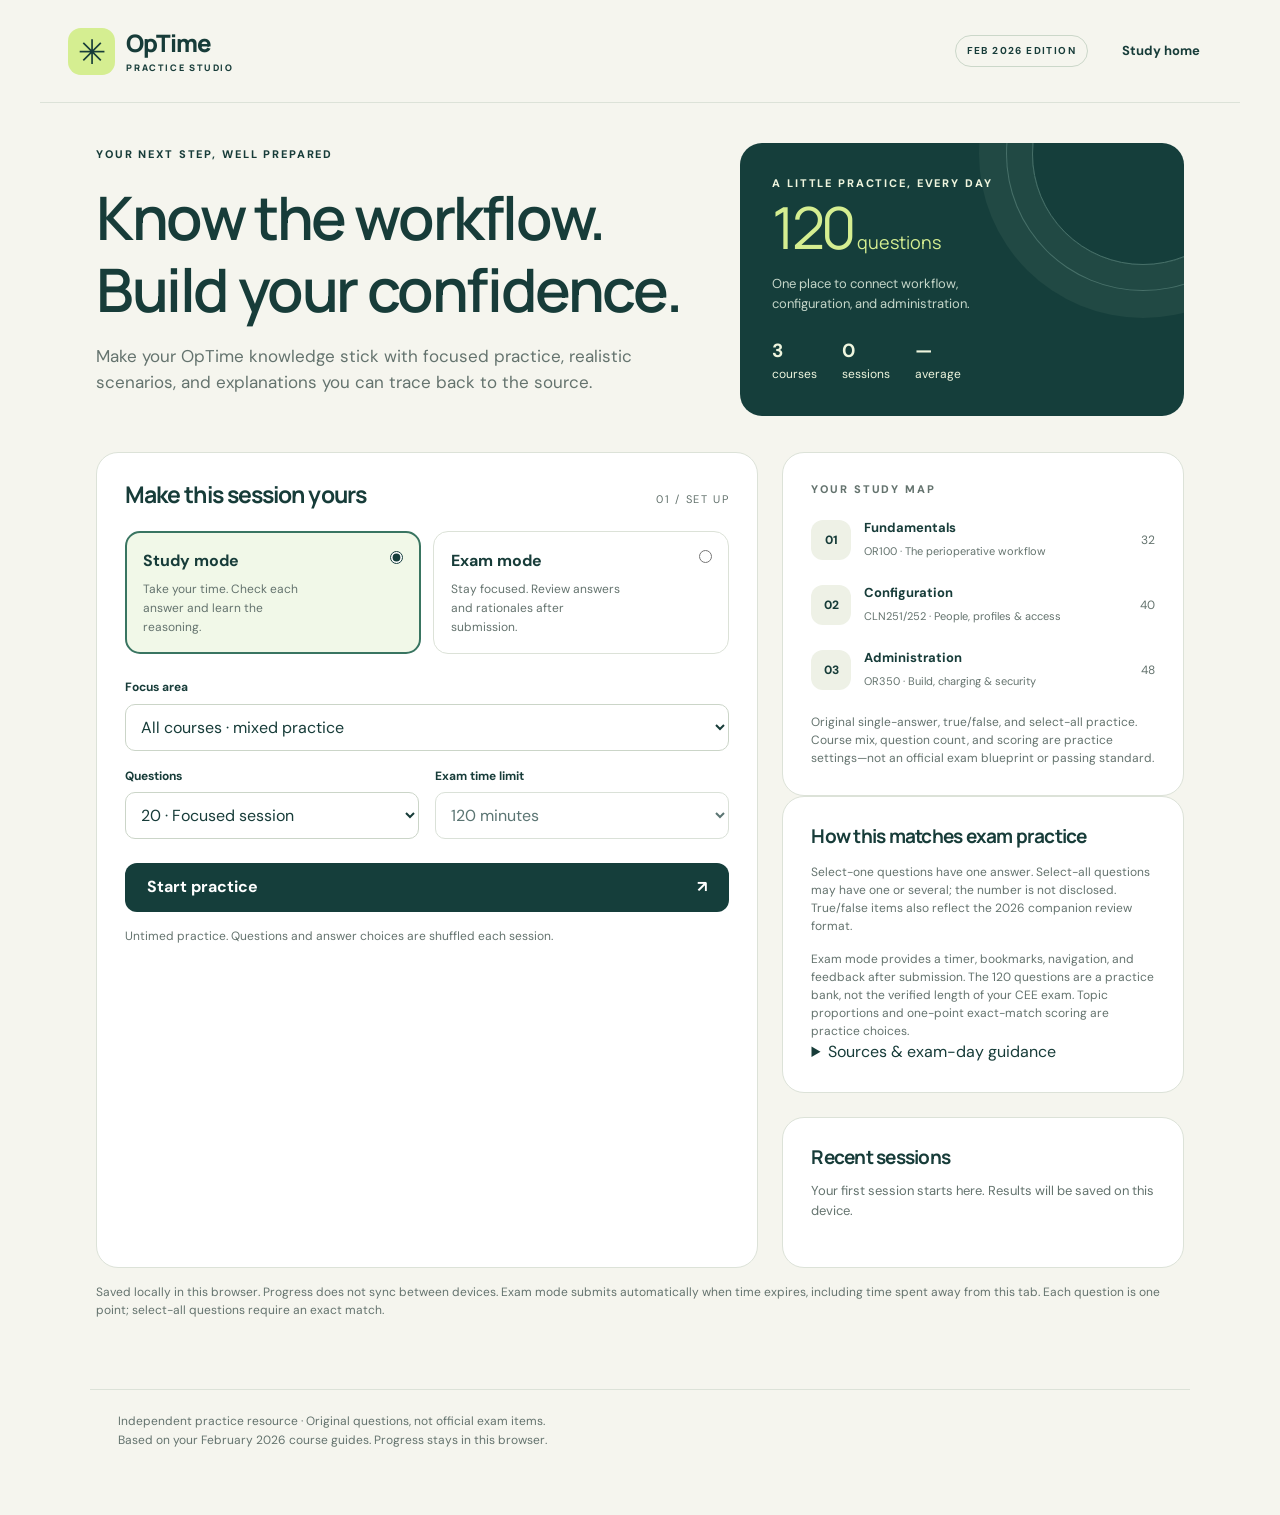
<file: index.html>
<!doctype html>
<html lang="en">
<head><meta charset="utf-8"><meta name="viewport" content="width=device-width, initial-scale=1"><meta name="theme-color" content="#153e3b"><meta name="description" content="A focused OpTime practice companion with timed sessions, original questions, and source-based explanations."><title>OpTime Practice • Study studio</title><style>@import url('https://fonts.googleapis.com/css2?family=DM+Sans:wght@400;500;600;700&family=Manrope:wght@400;500;600;700;800&display=swap');
:root{--ink:#173c39;--muted:#64736e;--paper:#f5f5ee;--line:#dce2d8;--accent:#d5ee91;--dark:#153e3b;--white:#fff;--good:#166349;--bad:#a63e34;--radius:22px}*{box-sizing:border-box}body{margin:0;background:var(--paper);color:var(--ink);font-family:'DM Sans',system-ui,sans-serif;font-size:16px;line-height:1.55}button,input,select{font:inherit}button,a,input,select{touch-action:manipulation}button{border:0;border-radius:12px;min-height:48px;padding:12px 22px;background:var(--dark);color:white;font-weight:700;cursor:pointer;transition:background .15s,transform .15s}button:hover:not(:disabled){background:#285851}button:active:not(:disabled){transform:translateY(1px)}button:disabled{opacity:.4;cursor:not-allowed}a{color:inherit}h1,h2,h3,.brand{font-family:Manrope,system-ui,sans-serif;line-height:1.2;letter-spacing:-.04em}h1{font-size:clamp(34px,5vw,60px);font-weight:600;margin:18px 0}h2{font-size:28px;margin:0 0 16px}h3{font-size:19px;margin:0 0 12px}p{margin:0 0 18px}small,.muted{color:var(--muted)}:focus-visible{outline:3px solid #438a75;outline-offset:4px}.skip{position:absolute;left:12px;top:-100px;z-index:9;background:white;padding:12px}.skip:focus{top:12px}.site-header{max-width:1200px;margin:auto;padding:27px 28px;display:flex;align-items:center;gap:22px;border-bottom:1px solid var(--line)}.brand{display:flex;align-items:center;gap:11px;text-decoration:none;font-size:24px;font-weight:800}.brand-icon{font-size:34px;background:var(--accent);height:47px;width:47px;display:grid;place-items:center;border-radius:13px}.brand-sub{display:block;font-size:9px;letter-spacing:.2em;margin-top:5px}.edition{font-size:10px;font-weight:700;letter-spacing:.14em;margin-left:auto;border:1px solid #cbd7c9;padding:7px 11px;border-radius:50px}.ghost{background:transparent;color:var(--ink);font-size:13px;padding:10px 12px}.ghost:hover:not(:disabled){background:#e4e9de}.secondary{background:#e8ede4;color:var(--ink)}.secondary:hover:not(:disabled){background:#d6dfd0}.accent{background:var(--accent);color:var(--ink)}.accent:hover:not(:disabled){background:#c2e477}main{max-width:1144px;margin:40px auto 70px;padding:0 28px;outline:none}footer{max-width:1100px;margin:25px auto;padding:22px 28px 40px;color:var(--muted);font-size:12px;border-top:1px solid var(--line)}.eyebrow{font-size:11px;font-weight:800;letter-spacing:.17em;text-transform:uppercase}.hero{display:grid;grid-template-columns:1.35fr 1fr;gap:45px;align-items:center;margin-bottom:36px}.hero p{font-size:17px;max-width:570px;color:var(--muted)}.hero-art{background:var(--dark);color:#eef5de;border-radius:var(--radius);padding:32px;position:relative;overflow:hidden;min-height:224px}.hero-art:after{content:'';width:220px;height:220px;border:1px solid #477069;border-radius:50%;position:absolute;right:-70px;top:-100px;box-shadow:0 0 0 25px #214944,0 0 0 26px #477069,0 0 0 53px #214944}.hero-art .large{font-family:Manrope;font-size:58px;line-height:1.2;letter-spacing:-.06em;color:var(--accent)}.hero-art p{color:#c5d6c9;font-size:13px;margin:12px 0 0;max-width:220px;position:relative;z-index:1}.mini-stats{display:flex;gap:25px;margin-top:22px;font-size:12px}.mini-stats strong{font-size:19px;display:block}.layout{display:grid;grid-template-columns:minmax(0,1.65fr) minmax(250px,1fr);gap:24px}.card{background:white;border:1px solid var(--line);border-radius:var(--radius);padding:28px}.card-top{display:flex;justify-content:space-between;align-items:baseline;gap:12px;margin-bottom:22px}.card-top h2{font-size:23px;margin:0}.step{font-size:11px;letter-spacing:.15em;color:var(--muted)}.modes{display:grid;grid-template-columns:1fr 1fr;gap:12px}.mode{position:relative;display:block;border:1px solid var(--line);border-radius:15px;padding:17px;cursor:pointer}.mode:has(input:checked){border:2px solid #397561;background:#f1f8e8;padding:16px}.mode input{position:absolute;right:13px;top:15px;accent-color:var(--dark)}.mode strong{display:block;margin-bottom:7px;padding-right:15px}.mode small{display:block;font-size:12px;line-height:1.55;max-width:170px}.form-grid{display:grid;grid-template-columns:1fr 1fr;gap:16px;margin:24px 0}.form-field label{display:block;font-size:12px;font-weight:700;margin-bottom:7px}.form-field select{width:100%;background:white;border:1px solid #cbd5c8;border-radius:10px;padding:11px;color:var(--ink);min-height:47px}.wide{grid-column:1/-1}.start{width:100%;display:flex;justify-content:space-between}.note{font-size:12px;line-height:1.5;color:var(--muted);margin:15px 0 0}.course-row{display:flex;gap:13px;align-items:center;margin:20px 0}.course-mark{width:40px;height:40px;border-radius:12px;display:grid;place-items:center;background:#eef1e6;font-size:12px;font-weight:800;flex-shrink:0}.course-row strong{display:block;font-size:13px}.course-row small{font-size:11px}.course-count{margin-left:auto;color:var(--muted);font-size:12px}.history{margin-top:24px}.history-row{display:flex;gap:15px;align-items:center;justify-content:space-between;border-top:1px solid var(--line);padding:14px 0;font-size:13px}.history-row strong{font-size:22px}.banner{display:flex;justify-content:space-between;align-items:center;gap:20px;padding:20px 25px;border-radius:16px;background:#e7eedb;margin-bottom:24px}.banner p{margin:4px 0 0;font-size:13px}.session-head{display:flex;align-items:center;justify-content:space-between;margin-bottom:19px;gap:12px}.session-head h1{font-size:24px;margin:6px 0}.timer{font-variant-numeric:tabular-nums;font-size:20px;font-weight:700;padding:12px 18px;border:1px solid var(--line);border-radius:14px;background:white;min-width:125px;text-align:center}.timer small{display:block;font-size:9px;letter-spacing:.13em}.timer.urgent{color:var(--bad);border-color:#daa297}.progress{height:5px;background:#dce4d5;border-radius:5px;margin-bottom:26px;overflow:hidden}.progress span{display:block;height:100%;background:#5d9069;transition:width .2s}.exam-layout{display:grid;grid-template-columns:minmax(0,1fr) 254px;gap:22px;align-items:start}.question-card{padding:34px}.q-meta{display:flex;flex-wrap:wrap;gap:10px;align-items:center;margin-bottom:24px;font-size:11px;color:var(--muted)}.pill{background:#eef2e6;border-radius:30px;padding:5px 10px;font-weight:700;color:var(--ink)}.question-card h2{font-size:24px;line-height:1.45;letter-spacing:-.025em}.choice-hint{font-size:12px;color:var(--muted);margin:0 0 18px}.options{display:grid;gap:11px;margin-bottom:20px}.option{display:flex;gap:13px;padding:15px;border:1px solid var(--line);border-radius:12px;align-items:center;cursor:pointer;min-height:64px}.option:has(input:checked){border-color:#3e806c;background:#eef5e7;box-shadow:inset 0 0 0 1px #3e806c}.option input{accent-color:#246652;width:19px;height:19px;flex-shrink:0}.letter{width:25px;height:25px;display:grid;place-items:center;font-size:11px;border:1px solid #d3dcd0;border-radius:6px;flex-shrink:0}.option-text{font-size:14px}.option.correct{border-color:#28805a;background:#edf7eb}.option.wrong{border-color:#c7675e;background:#fff2ed}.q-actions{display:flex;justify-content:space-between;gap:12px;align-items:center;border-top:1px solid var(--line);padding-top:20px;margin-top:24px}.actions{display:flex;gap:10px;flex-wrap:wrap}.feedback{padding:21px;border-radius:15px;background:#f0f5e8;margin:20px 0}.feedback.wrong{background:#fff4ec}.feedback h3{font-size:18px}.feedback p{font-size:14px;margin-bottom:12px}.source{font-size:11px;color:#596b60;display:block;border-top:1px solid #cdd8c7;padding-top:10px}.navigator h3{font-size:16px}.nav-grid{display:grid;grid-template-columns:repeat(5,1fr);gap:6px;margin:18px 0}.nav-grid button{padding:0;min-height:36px;border-radius:7px;background:#f0f2ec;color:var(--ink);font-size:12px;border:1px solid transparent;position:relative}.nav-grid button.answered{background:#cde4b3}.nav-grid button.current{border:2px solid var(--ink)}.nav-grid button.flagged:after{content:'';position:absolute;top:3px;right:3px;width:6px;height:6px;border-radius:50%;background:#c48c29}.legend{font-size:10px;color:var(--muted);line-height:1.8}.navigator .secondary{width:100%;margin-top:20px}.save-note{font-size:11px;margin-top:16px;color:var(--muted)}.result-hero{background:var(--dark);color:#e8f1e0;border-radius:22px;padding:34px;display:flex;align-items:center;gap:35px;margin-bottom:24px}.score-ring{width:135px;height:135px;border-radius:50%;background:conic-gradient(var(--accent) var(--score),#41645a 0);display:grid;place-items:center;flex-shrink:0}.score-inner{width:113px;height:113px;background:var(--dark);border-radius:50%;display:grid;align-content:center;text-align:center}.score-inner strong{font-family:Manrope;font-size:34px}.score-inner small{color:#d3e2ce;font-size:10px}.result-hero h1{font-size:32px;margin:8px 0}.result-hero p{color:#c9d9ce;font-size:14px;margin-bottom:0}.results-tools{display:flex;justify-content:space-between;align-items:center;gap:14px;margin:26px 0}.results-tools select{padding:12px;border-radius:10px;border:1px solid var(--line);background:white;color:var(--ink)}.breakdown{display:grid;grid-template-columns:repeat(3,1fr);gap:14px;margin-bottom:24px}.breakdown .card{padding:20px}.breakdown strong{font-size:25px;display:block}.review-item{padding:22px;margin-bottom:13px}.review-item summary{cursor:pointer;font-weight:600;font-size:15px;line-height:1.55}.review-item summary small{display:block;font-weight:400;font-size:11px;letter-spacing:.07em;margin:0 0 9px}.review-body{padding-top:18px}.review-body ul{list-style:none;padding:0;margin:0 0 15px}.review-body li{padding:9px 12px;border-radius:8px;margin:5px 0;background:#f2f3ef;font-size:13px}.review-body li.correct{background:#e7f3e3}.review-body li.wrong{background:#ffebe4}.review-body p{font-size:14px}.inline-status{color:var(--good);font-size:12px;font-weight:700}.inline-status.wrong{color:var(--bad)}dialog{border:1px solid var(--line);border-radius:20px;max-width:440px;padding:30px;color:var(--ink);width:calc(100% - 30px)}dialog::backdrop{background:#173c3980}#toast{position:fixed;bottom:20px;left:50%;transform:translateX(-50%);background:var(--dark);color:white;border-radius:12px;padding:10px 20px;font-size:13px;display:none;z-index:20}.empty{color:var(--muted);font-size:13px}.sr-only{position:absolute;width:1px;height:1px;overflow:hidden;clip:rect(0,0,0,0)}
@media(max-width:800px){.hero{grid-template-columns:1fr;gap:20px}.hero-art{min-height:180px}.layout{grid-template-columns:1fr}.exam-layout{grid-template-columns:1fr}.navigator{order:2}.nav-grid{grid-template-columns:repeat(10,1fr)}.hero h1{max-width:550px}.hero-art .large{font-size:42px}.mini-stats{position:absolute;right:25px;bottom:27px}.hero-art p{max-width:200px}.edition{font-size:9px}.question-card{padding:25px}}
@media(max-width:480px){main{padding:0 16px;margin-top:25px}.site-header{padding:19px 16px;gap:10px}.brand{font-size:20px}.brand-icon{height:39px;width:39px;font-size:28px}.edition{display:none}#home-btn{margin-left:auto}.card{padding:21px}.hero{gap:15px;margin-bottom:24px}.hero p{font-size:15px}.hero-art{padding:24px}.hero-art p{max-width:175px}.mini-stats{gap:17px;right:20px}.mini-stats strong{font-size:16px}.modes{gap:9px}.mode{padding:14px}.mode:has(input:checked){padding:13px}.mode strong{font-size:14px}.mode small{font-size:11px}.form-grid{gap:12px}.question-card h2{font-size:21px}.question-card{padding:22px 18px}.option{padding:12px 8px;gap:8px}.option-text{font-size:14px}.q-actions{align-items:stretch;flex-direction:column}.q-actions .actions{justify-content:space-between}.q-actions .actions button{flex:1}.timer{font-size:17px;min-width:105px;padding:10px}.session-head h1{font-size:20px}.nav-grid{grid-template-columns:repeat(8,1fr)}.result-hero{padding:25px 20px;gap:20px;align-items:flex-start}.score-ring{width:95px;height:95px}.score-inner{width:79px;height:79px}.score-inner strong{font-size:26px}.result-hero h1{font-size:23px}.result-hero p{font-size:12px}.breakdown{gap:8px}.breakdown .card{padding:13px 10px}.breakdown .eyebrow{font-size:8px;letter-spacing:.03em}.breakdown strong{font-size:21px}.breakdown small{font-size:10px}.results-tools{align-items:stretch;flex-direction:column}.banner{padding:18px;align-items:flex-start;flex-direction:column}footer{font-size:11px}}
.hero-art>*{position:relative;z-index:1}.hero-art:after{pointer-events:none;z-index:0}
.hero-art .mini-stats{position:relative;right:auto;bottom:auto;gap:25px}.hero-art p{max-width:280px}
@media(prefers-reduced-motion:reduce){*{transition:none!important;scroll-behavior:auto!important}}@media print{header,footer,.actions,.results-tools,.navigator,#toast{display:none}body{background:white}.review-item{break-inside:avoid}.review-body{display:block}main{margin:0;padding:0}}
</style></head>
<body><a class="skip" href="#main">Skip to content</a><header class="site-header"><a class="brand" href="#" id="brand"><span class="brand-icon" aria-hidden="true">✳</span><span>OpTime<span class="brand-sub">PRACTICE STUDIO</span></span></a><span class="edition">FEB 2026 EDITION</span><button class="ghost" id="home-btn">Study home</button></header><main id="main" tabindex="-1"></main><footer>Independent practice resource · Original questions, not official exam items.<br>Based on your February 2026 course guides. Progress stays in this browser.</footer><dialog id="confirm"><h2>Finish this session?</h2><p id="confirm-text"></p><div class="actions"><button class="secondary" id="keep-working">Keep working</button><button id="finish-now">Submit answers</button></div></dialog><div id="toast" role="status" aria-live="polite"></div><script>/* Original practice questions; source references are PDF page numbers. */
window.QUESTION_BANK = [
  {
    "id": "OR100-01",
    "course": "OR100",
    "topic": "Case and log",
    "pages": [
      17,
      22
    ],
    "prompt": "A procedure has finished. Which record should describe what actually happened in the operating room?",
    "options": [
      "The surgical case",
      "The surgical log",
      "The surgeon preference list",
      "The scheduling block"
    ],
    "correct": [
      1
    ],
    "rationale": "The log records the actual surgical event; the case is the plan. Preference lists organize orders and blocks reserve scheduling time.",
    "kind": "single"
  },
  {
    "id": "OR100-02",
    "course": "OR100",
    "topic": "Case and log",
    "pages": [
      22
    ],
    "prompt": "After a log has been created, a planner changes the surgical case. What is the safe expectation?",
    "options": [
      "The log automatically receives every change",
      "The log must be reviewed separately; case changes do not automatically copy forward",
      "Posting is required to synchronize the two",
      "The case becomes the record of actual care"
    ],
    "correct": [
      1
    ],
    "rationale": "Once the log exists, later case changes do not automatically update it. Posting concerns charges and log closure, not synchronization.",
    "kind": "single"
  },
  {
    "id": "OR100-03",
    "course": "OR100",
    "topic": "Case entry",
    "pages": [
      30,
      40
    ],
    "prompt": "Which set contains only the five programmatically required case details?",
    "options": [
      "Patient, date, surgeon, anesthesia type, location",
      "Patient, location, service, procedure, surgeon",
      "Patient, equipment, date, procedure, service",
      "Surgeon, laterality, patient class, date, location"
    ],
    "correct": [
      1
    ],
    "rationale": "Patient, location, service, procedure, and surgeon are the five required items. Other details may be important or locally required but are not this five-item set.",
    "kind": "single"
  },
  {
    "id": "OR100-04",
    "course": "OR100",
    "topic": "Scheduling",
    "pages": [
      48,
      63
    ],
    "prompt": "A scheduler needs to locate cases that have not yet been placed on the schedule. Where should they begin?",
    "options": [
      "Post Charges",
      "Depot",
      "LDA Avatar",
      "Chart Review"
    ],
    "correct": [
      1
    ],
    "rationale": "The Depot holds unscheduled cases. Post Charges supports charge posting; the other activities do not serve as the unscheduled-case queue.",
    "kind": "single"
  },
  {
    "id": "OR100-05",
    "course": "OR100",
    "topic": "Scheduling",
    "pages": [
      51,
      63
    ],
    "prompt": "A patient decides not to undergo a correctly created planned procedure. Which action fits this situation?",
    "options": [
      "Void the case as an entry error",
      "Cancel the case",
      "Shuffle the case",
      "Swap it with another case"
    ],
    "correct": [
      1
    ],
    "rationale": "Cancel is appropriate when the planned procedure will not happen. Void is for a case created in error; shuffle and swap rearrange scheduling.",
    "kind": "single"
  },
  {
    "id": "OR100-06",
    "course": "OR100",
    "topic": "Scheduling",
    "pages": [
      63
    ],
    "prompt": "A duplicate case was accidentally created. Which action best represents the error?",
    "options": [
      "Cancel the intended procedure",
      "Trigger its charges",
      "Void the duplicate case",
      "Post the duplicate log"
    ],
    "correct": [
      2
    ],
    "rationale": "Void identifies a case created in error. Cancel refers to a planned procedure that will not occur; charge actions do not correct duplicate case entry.",
    "kind": "single"
  },
  {
    "id": "OR100-07",
    "course": "OR100",
    "topic": "Orders",
    "pages": [
      41,
      84
    ],
    "prompt": "An authorized order is held for a later phase. What makes that Signed & Held order active?",
    "options": [
      "Adding a preference card",
      "Releasing the order",
      "Posting the log",
      "Creating a scheduling block"
    ],
    "correct": [
      1
    ],
    "rationale": "Releasing a Signed & Held order makes it active. Cards, blocks, and posting do not replace release.",
    "kind": "single"
  },
  {
    "id": "OR100-08",
    "course": "OR100",
    "topic": "Orders",
    "pages": [
      41
    ],
    "prompt": "Which factors does the course identify for assigning the default signing action to an order? Select all that apply.",
    "options": [
      "The intended phase of care",
      "The patient location",
      "The number of preference cards",
      "The inventory manufacturer"
    ],
    "correct": [
      0,
      1
    ],
    "rationale": "The system uses phase of care and patient location to determine whether an order is for now or later. Card count and manufacturer do not drive this decision.",
    "kind": "multiple"
  },
  {
    "id": "OR100-09",
    "course": "OR100",
    "topic": "Navigators",
    "pages": [
      83,
      84
    ],
    "prompt": "Before leaving a perioperative phase, a nurse wants to confirm required documentation is complete. Which navigator section is the best fit?",
    "options": [
      "Verify",
      "Case Request",
      "Calendar",
      "Resource Sidebar"
    ],
    "correct": [
      0
    ],
    "rationale": "Verify supports confirmation of required documentation. The scheduling and case-request tools serve different workflows.",
    "kind": "single"
  },
  {
    "id": "OR100-10",
    "course": "OR100",
    "topic": "Procedure Pass",
    "pages": [
      71,
      83
    ],
    "prompt": "A nurse wants to focus on pre-surgical tasks assigned to their role. Which approach is most direct?",
    "options": [
      "Use the Tasks section grouped by role",
      "Post the log to filter the tasks",
      "Remove the case from the schedule",
      "Open a surgeon preference list"
    ],
    "correct": [
      0
    ],
    "rationale": "Procedure Pass tasks can be grouped by role. Posting, unscheduling, and order preference lists do not provide that task view.",
    "kind": "single"
  },
  {
    "id": "OR100-11",
    "course": "OR100",
    "topic": "Preference tools",
    "pages": [
      40,
      49,
      114
    ],
    "prompt": "A surgeon wants to place several related orders together during one ordering session. Which tool fits?",
    "options": [
      "Order set",
      "Preference card",
      "OR block",
      "Surgical log"
    ],
    "correct": [
      0
    ],
    "rationale": "An order set groups related orders for ordering. A preference card configures surgical preferences; a block reserves time; a log records actual surgery.",
    "kind": "single"
  },
  {
    "id": "OR100-12",
    "course": "OR100",
    "topic": "Inventory",
    "pages": [
      104,
      105
    ],
    "prompt": "Which items belong to the pick-list content described in the course? Select all that apply.",
    "options": [
      "Medications",
      "Supplies",
      "Named circulating nurses",
      "Individually assigned equipment"
    ],
    "correct": [
      0,
      1
    ],
    "rationale": "Pick lists contain medication and inventory needs. Staff and equipment assignments are resource concepts, not those pick-list contents.",
    "kind": "multiple"
  },
  {
    "id": "OR100-13",
    "course": "OR100",
    "topic": "Inventory",
    "pages": [
      105
    ],
    "prompt": "Compared with supply documentation, what additional information is characteristic of implant tracking?",
    "options": [
      "Only the number of scheduled cases",
      "Implant action, serial number, and expiration date",
      "Only the surgeon login password",
      "Only the scheduling block owner"
    ],
    "correct": [
      1
    ],
    "rationale": "Implants require additional tracking such as action, serial number, and expiration date. Both supplies and implants can also require used and wasted quantities.",
    "kind": "single"
  },
  {
    "id": "OR100-14",
    "course": "OR100",
    "topic": "Flowsheets",
    "pages": [
      122,
      123
    ],
    "prompt": "A nurse sees device values waiting to be filed. Why should those values be validated?",
    "options": [
      "To review accuracy before filing to the chart",
      "To automatically post the surgical log",
      "To create a new preference card",
      "To change the patient service"
    ],
    "correct": [
      0
    ],
    "rationale": "Validation lets the clinician review device values before they enter the chart and avoids filing unnecessary data. It is not a charge-posting or scheduling function.",
    "kind": "single"
  },
  {
    "id": "OR100-15",
    "course": "OR100",
    "topic": "Charging",
    "pages": [
      135,
      136
    ],
    "prompt": "Some charges are ready, but further documentation is expected. Which action can send ready charges while leaving the log open?",
    "options": [
      "Post the log",
      "Trigger charges",
      "Void the case",
      "Cancel the surgery"
    ],
    "correct": [
      1
    ],
    "rationale": "Triggering sends eligible charges while keeping the log open. Posting closes the log and later changes require an addendum.",
    "kind": "single"
  },
  {
    "id": "OR100-16",
    "course": "OR100",
    "topic": "Reporting",
    "pages": [
      152
    ],
    "prompt": "A team wants a custom list of last month’s logs missing incision closure documentation. Which reporting tool is the course’s best fit?",
    "options": [
      "Reporting Workbench",
      "A scheduling block",
      "An order set",
      "A preference card"
    ],
    "correct": [
      0
    ],
    "rationale": "Reporting Workbench supports this custom operational report. Blocks, order sets, and cards are configuration/workflow tools, not the reporting mechanism.",
    "kind": "single"
  },
  {
    "id": "CLN251-252-01",
    "course": "CLN251-252",
    "topic": "Data structure",
    "pages": [
      40,
      41
    ],
    "prompt": "In Chronicles terminology, an office visit within a patient record is best understood as which component?",
    "options": [
      "A master file",
      "A contact",
      "An INI",
      "A security point"
    ],
    "correct": [
      1
    ],
    "rationale": "A contact holds data for a particular encounter or time within a record. The master file groups records; a security point grants functionality.",
    "kind": "single"
  },
  {
    "id": "CLN251-252-02",
    "course": "CLN251-252",
    "topic": "Data structure",
    "pages": [
      41
    ],
    "prompt": "An analyst finds a wrong value while using Record Viewer. What can they do in that activity?",
    "options": [
      "View the value, then use an appropriate editing tool to change it",
      "Edit any item directly",
      "Change the record’s security class by typing over the value",
      "Delete the underlying contact"
    ],
    "correct": [
      0
    ],
    "rationale": "Record Viewer is read-only. Identifying an item there does not make it an editing or deletion tool.",
    "kind": "single"
  },
  {
    "id": "CLN251-252-03",
    "course": "CLN251-252",
    "topic": "Reports",
    "pages": [
      66
    ],
    "prompt": "Every user of a shared report needs the same added information. What is the efficient approach described by the course?",
    "options": [
      "Always create one report per user",
      "Edit the existing shared report when appropriate",
      "Replace every print group with a role",
      "Create a new provider record"
    ],
    "correct": [
      1
    ],
    "rationale": "When all consumers need a change, editing the shared record avoids unnecessary copies. Roles and providers do not replace report build.",
    "kind": "single"
  },
  {
    "id": "CLN251-252-04",
    "course": "CLN251-252",
    "topic": "Reports",
    "pages": [
      66
    ],
    "prompt": "What reusable components make up an LRP report?",
    "options": [
      "LPG print groups",
      "ECL security points",
      "EMP user templates",
      "ORT charge settings"
    ],
    "correct": [
      0
    ],
    "rationale": "LRP reports are composed of LPG print groups. The other records control security, shared user configuration, and charging.",
    "kind": "single"
  },
  {
    "id": "CLN251-252-05",
    "course": "CLN251-252",
    "topic": "Profiles",
    "pages": [
      106
    ],
    "prompt": "A user can enter an activity but sees the wrong options inside it. Which type of configuration is the strongest first lead?",
    "options": [
      "Profile",
      "Password policy",
      "Provider referral address",
      "Inventory balance"
    ],
    "correct": [
      0
    ],
    "rationale": "Profiles configure options inside activities. Security controls access; the other options do not configure those activity details.",
    "kind": "single"
  },
  {
    "id": "CLN251-252-06",
    "course": "CLN251-252",
    "topic": "Profiles",
    "pages": [
      77,
      78,
      106
    ],
    "prompt": "For an ordinary profile item, both department and EMR System Definitions profiles supply a value. Which wins?",
    "options": [
      "The department value",
      "The system value",
      "Both values are always appended",
      "Whichever was edited last"
    ],
    "correct": [
      0
    ],
    "rationale": "Department is more specific in the profile hierarchy. Compilation uses specificity, not edit time or automatic merging.",
    "kind": "single"
  },
  {
    "id": "CLN251-252-07",
    "course": "CLN251-252",
    "topic": "Profiles",
    "pages": [
      80,
      81
    ],
    "prompt": "A more-specific profile supplies one entry for an ordinary multiple-response item. A general profile has three entries. What should the builder normally expect?",
    "options": [
      "All four entries merge",
      "The more-specific set replaces the general set",
      "The general set always wins",
      "The item becomes blank"
    ],
    "correct": [
      1
    ],
    "rationale": "Ordinary multiple-response items are all-or-nothing at the selected level. Some items have special behavior, so field help matters; automatic merging is not the general rule.",
    "kind": "single"
  },
  {
    "id": "CLN251-252-08",
    "course": "CLN251-252",
    "topic": "Profiles",
    "pages": [
      79
    ],
    "prompt": "Where should a builder generally start settings that apply to the widest population?",
    "options": [
      "At the most general appropriate level",
      "In a separate user profile for each employee",
      "At whichever record has the newest contact",
      "Only in the provider record"
    ],
    "correct": [
      0
    ],
    "rationale": "Start broad, then configure exceptions at more-specific levels. This reduces duplicate settings and maintenance.",
    "kind": "single"
  },
  {
    "id": "CLN251-252-09",
    "course": "CLN251-252",
    "topic": "Workflow Engine",
    "pages": [
      135
    ],
    "prompt": "The Workflow Engine rule selected through a compiled profile does not match an encounter. Does the system automatically try a lower-level profile’s rule?",
    "options": [
      "Yes, until every profile is exhausted",
      "No; only the selected compiled-profile rule is used",
      "Yes, but only after posting charges",
      "Only if the user has multiple provider records"
    ],
    "correct": [
      1
    ],
    "rationale": "There is no automatic fallback through other profile-level Workflow Engine rules when conditions do not match.",
    "kind": "single"
  },
  {
    "id": "CLN251-252-10",
    "course": "CLN251-252",
    "topic": "Workflow Engine",
    "pages": [
      135
    ],
    "prompt": "A directive executes and has no Continue afterwards setting. What happens to later conditions in that rule?",
    "options": [
      "They are not evaluated after that directive",
      "They always all run",
      "They merge into the user role",
      "They become security points"
    ],
    "correct": [
      0
    ],
    "rationale": "Without continuation, rule evaluation stops after executing the directive. Roles and security are unrelated to that control flow.",
    "kind": "single"
  },
  {
    "id": "CLN251-252-11",
    "course": "CLN251-252",
    "topic": "Navigators",
    "pages": [
      152
    ],
    "prompt": "Which ordering describes navigator structure from broadest to most specific?",
    "options": [
      "Section → topic → template",
      "Template → topic → section",
      "Report → role → section",
      "Profile → security point → contact"
    ],
    "correct": [
      1
    ],
    "rationale": "Navigator templates contain topics, which contain sections. These are different types of LVN records, not different master files.",
    "kind": "single"
  },
  {
    "id": "CLN251-252-12",
    "course": "CLN251-252",
    "topic": "Roles",
    "pages": [
      169
    ],
    "prompt": "A user has three startup activities, two patient workspaces, and one preference-list composer open. How many workspaces count in the course example?",
    "options": [
      "Six",
      "Five",
      "Four",
      "Three"
    ],
    "correct": [
      2
    ],
    "rationale": "Startup activities collectively count as one workspace. Add the two patient workspaces and the composer: four total.",
    "kind": "single"
  },
  {
    "id": "CLN251-252-13",
    "course": "CLN251-252",
    "topic": "Roles and security",
    "pages": [
      169,
      182
    ],
    "prompt": "Which configuration pairs are correct? Select all that apply.",
    "options": [
      "Role: layout and behavior on login",
      "Security class: permitted functionality",
      "Profile: options within activities",
      "Provider record: every user’s startup workspace limit"
    ],
    "correct": [
      0,
      1,
      2
    ],
    "rationale": "Roles govern layout/behavior, security grants access, and profiles supply activity details. Workspace limits belong to roles, not provider records.",
    "kind": "multiple"
  },
  {
    "id": "CLN251-252-14",
    "course": "CLN251-252",
    "topic": "Security",
    "pages": [
      182
    ],
    "prompt": "In the course’s security model, which types are identified for every user? Select all that apply.",
    "options": [
      "In Basket",
      "Reporting Workbench",
      "Shared",
      "Inpatient"
    ],
    "correct": [
      0,
      1,
      2
    ],
    "rationale": "In Basket, Reporting Workbench, and Shared apply to every user in the course model. Inpatient is for hospital clinical tools rather than every user.",
    "kind": "multiple"
  },
  {
    "id": "CLN251-252-15",
    "course": "CLN251-252",
    "topic": "Providers and users",
    "pages": [
      203,
      204
    ],
    "prompt": "A community physician receives referrals but never logs in to your Epic system. Which record may still be needed?",
    "options": [
      "A provider record without a user login",
      "Only a user template",
      "Only a charge profile",
      "A new report for each referral"
    ],
    "correct": [
      0
    ],
    "rationale": "SER can represent a referring or referred-to provider who does not log in. EMP is needed for a login, not simply to exist as a provider.",
    "kind": "single"
  },
  {
    "id": "CLN251-252-16",
    "course": "CLN251-252",
    "topic": "Providers and users",
    "pages": [
      203
    ],
    "prompt": "Where should an individual’s provider record be linked?",
    "options": [
      "To their individual user record",
      "To a template shared by all clinicians",
      "To the department profile instead of a user",
      "To every report they open"
    ],
    "correct": [
      0
    ],
    "rationale": "Provider identity links to the individual user record. A shared user template should not represent a single provider identity.",
    "kind": "single"
  },
  {
    "id": "CLN251-252-17",
    "course": "CLN251-252",
    "topic": "User templates",
    "pages": [
      203,
      286
    ],
    "prompt": "Which settings are shared through the user template in the course model? Select all that apply.",
    "options": [
      "Role",
      "Security classes",
      "Profile",
      "Individual login password"
    ],
    "correct": [
      0,
      1,
      2
    ],
    "rationale": "Role, security classes, and profile are common template settings. Individual credentials belong to the individual user.",
    "kind": "multiple"
  },
  {
    "id": "CLN251-252-18",
    "course": "CLN251-252",
    "topic": "Category lists",
    "pages": [
      226
    ],
    "prompt": "A builder needs to open a category list for maintenance. Which identifiers are required?",
    "options": [
      "Master-file INI and item number",
      "Screen color and workspace count",
      "Only the category title",
      "Provider ID and password"
    ],
    "correct": [
      0
    ],
    "rationale": "The list is located using its master-file INI and item number. A display title alone is not its item address.",
    "kind": "single"
  },
  {
    "id": "CLN251-252-19",
    "course": "CLN251-252",
    "topic": "Category lists",
    "pages": [
      226
    ],
    "prompt": "A category value is obsolete but has been used in production. What maintenance action preserves its historical meaning?",
    "options": [
      "Deactivate the value",
      "Delete it and reuse the ID for a new meaning",
      "Rename it to an unrelated concept",
      "Erase all historical contacts"
    ],
    "correct": [
      0
    ],
    "rationale": "Deactivation retires an option while preserving historical use. Reusing or changing the meaning of an existing ID can distort old data.",
    "kind": "single"
  },
  {
    "id": "CLN251-252-20",
    "course": "CLN251-252",
    "topic": "Category lists",
    "pages": [
      226
    ],
    "prompt": "Category List Maintenance displays Release Range: All Categories. How should the builder interpret it?",
    "options": [
      "Customer-controlled list",
      "Epic-controlled system list that is read-only",
      "Every ID is available for local reuse",
      "The list has no values"
    ],
    "correct": [
      1
    ],
    "rationale": "All Categories indicates an Epic-controlled system list. All Custom, by contrast, is the customer-list designation.",
    "kind": "single"
  },
  {
    "id": "OR350-01",
    "course": "OR350",
    "topic": "Definitions",
    "pages": [
      39,
      41,
      43
    ],
    "prompt": "For a location setting that inherits normally, no local value is entered but a system value exists. What is used?",
    "options": [
      "The system definition value",
      "A random sibling location value",
      "Always a blank value",
      "The user’s most recent case value"
    ],
    "correct": [
      0
    ],
    "rationale": "Location configuration can inherit system definitions when the local item is blank. This is build by exception, not a lookup through other locations.",
    "kind": "single"
  },
  {
    "id": "OR350-02",
    "course": "OR350",
    "topic": "Definitions",
    "pages": [
      47
    ],
    "prompt": "A location sets values for Case Creation in the Case Extension form. What happens to system-level values for that same multiple-value item?",
    "options": [
      "The local item overrides the system item’s values",
      "All values always merge",
      "The local values are ignored",
      "The system values are deleted from storage"
    ],
    "correct": [
      0
    ],
    "rationale": "The example compiles item by item: a populated local item replaces all system values for that item. It does not delete the stored system configuration.",
    "kind": "single"
  },
  {
    "id": "OR350-03",
    "course": "OR350",
    "topic": "Metrics",
    "pages": [
      65,
      72,
      333
    ],
    "prompt": "Cases scheduled far apart should be excluded from turnover analysis. Which setting addresses their scheduled separation?",
    "options": [
      "Scheduled gap threshold",
      "Supply cost per unit",
      "Procedure Pass lookback",
      "Profile hierarchy level"
    ],
    "correct": [
      0
    ],
    "rationale": "Scheduled gap threshold evaluates the planned gap. Actual turnover thresholds concern measured turnover, not scheduled separation.",
    "kind": "single"
  },
  {
    "id": "OR350-04",
    "course": "OR350",
    "topic": "Procedures",
    "pages": [
      84,
      85,
      89
    ],
    "prompt": "A new base procedure cannot be found for the intended service and location. Which checks are appropriate? Select all that apply.",
    "options": [
      "Its active/inactive setting",
      "Its service authorization",
      "Its location authorization",
      "The surgeon’s preferred screen color"
    ],
    "correct": [
      0,
      1,
      2
    ],
    "rationale": "A base procedure must be active and properly authorized for the intended service/location. Screen appearance does not determine this availability.",
    "kind": "multiple"
  },
  {
    "id": "OR350-05",
    "course": "OR350",
    "topic": "Resources",
    "pages": [
      98,
      99,
      334
    ],
    "prompt": "A generic equipment requirement and a specific numbered device must both be represented. Which mapping fits?",
    "options": [
      "Generic type: ORT; individual device: SER",
      "Generic type: EMP; device: LPG",
      "Both must be user templates",
      "Generic type: IMP; device: LPR"
    ],
    "correct": [
      0
    ],
    "rationale": "ORT describes the resource type; SER represents individually tracked resources. EMP is a user and IMP is implant tracking.",
    "kind": "single"
  },
  {
    "id": "OR350-06",
    "course": "OR350",
    "topic": "Resources",
    "pages": [
      121
    ],
    "prompt": "Must every resource type use conflict checking?",
    "options": [
      "Yes, without exception",
      "No; conflict checking is optional",
      "Only if it has an EMP password",
      "Only after a log is posted"
    ],
    "correct": [
      1
    ],
    "rationale": "The course explicitly treats conflict checking as optional. It is not made mandatory merely by creating a resource type.",
    "kind": "single"
  },
  {
    "id": "OR350-07",
    "course": "OR350",
    "topic": "Operating rooms",
    "pages": [
      145,
      334
    ],
    "prompt": "A newly built operating room cannot be added to a Snapboard report. Which issues should be checked? Select all that apply.",
    "options": [
      "The room is inactive",
      "The room lacks its location link",
      "The room has no blocked time",
      "Its supply item lacks a serial number"
    ],
    "correct": [
      0,
      1
    ],
    "rationale": "Inactive status and missing location linkage can prevent the room from appearing. Blocking controls available/reserved time, not whether the room can be added to the report.",
    "kind": "multiple"
  },
  {
    "id": "OR350-08",
    "course": "OR350",
    "topic": "Operating rooms",
    "pages": [
      127,
      145
    ],
    "prompt": "Which pair provides an operating room’s identity and scheduling availability?",
    "options": [
      "SER room record and scheduling template",
      "SUP record and user password",
      "IMP record and print group",
      "Category list and role"
    ],
    "correct": [
      0
    ],
    "rationale": "The room is represented by SER; its scheduling template defines availability and blocking. Inventory and user records do not substitute for this pair.",
    "kind": "single"
  },
  {
    "id": "OR350-09",
    "course": "OR350",
    "topic": "Inventory",
    "pages": [
      150,
      171
    ],
    "prompt": "The same supply is stocked in three inventory locations. Which arrangement represents its definition and location-specific balances?",
    "options": [
      "One SUP and three BAL records",
      "Three user records and one SUP",
      "One IMP and three roles",
      "One BAL with no SUP"
    ],
    "correct": [
      0
    ],
    "rationale": "SUP stores shared item characteristics; BAL holds location-specific information. IMP is used for implant tracking, not the general item/balance relationship.",
    "kind": "single"
  },
  {
    "id": "OR350-10",
    "course": "OR350",
    "topic": "Inventory",
    "pages": [
      155,
      156
    ],
    "prompt": "An item has a chargeable flag and a code but produces a zero-dollar charge. In the course example, which missing value explains it?",
    "options": [
      "Cost per unit",
      "Patient login ID",
      "Navigator caption",
      "Block owner"
    ],
    "correct": [
      0
    ],
    "rationale": "The example lacks cost per unit, so the system cannot calculate the item cost. This is distinct from user, navigator, and block configuration.",
    "kind": "single"
  },
  {
    "id": "OR350-11",
    "course": "OR350",
    "topic": "Inventory",
    "pages": [
      166,
      169
    ],
    "prompt": "Which record tracks information about a particular implant used in surgery?",
    "options": [
      "IMP",
      "EMP",
      "LRP",
      "E2R"
    ],
    "correct": [
      0
    ],
    "rationale": "IMP tracks implant documentation/history. EMP is a user, LRP a report, and E2R a role.",
    "kind": "single"
  },
  {
    "id": "OR350-12",
    "course": "OR350",
    "topic": "Charging",
    "pages": [
      208
    ],
    "prompt": "A builder needs to define which code is billed every five minutes. Which record is appropriate?",
    "options": [
      "Charge code table (OCT)",
      "Navigator topic (LVN)",
      "User template (EMP)",
      "Provider (SER)"
    ],
    "correct": [
      0
    ],
    "rationale": "The charge code table defines the timing code and frequency. Charge settings separately identify the start and end events.",
    "kind": "single"
  },
  {
    "id": "OR350-13",
    "course": "OR350",
    "topic": "Charging",
    "pages": [
      208
    ],
    "prompt": "The timing charge should run between In Room and Out of Room. Where are those events selected?",
    "options": [
      "Charge settings",
      "Only the EAP charge code",
      "Only the user role",
      "The category list synonym field"
    ],
    "correct": [
      0
    ],
    "rationale": "Charge settings determine the events that bound time-based charges. The table supplies the code/frequency; a code alone does not set these event boundaries.",
    "kind": "single"
  },
  {
    "id": "OR350-14",
    "course": "OR350",
    "topic": "Charging",
    "pages": [
      195,
      196,
      208
    ],
    "prompt": "Several charge-profile override rules evaluate true. How should the settings be selected?",
    "options": [
      "Merge every matching settings record",
      "Use the first matching override in order",
      "Always use the default",
      "Use the last edited record"
    ],
    "correct": [
      1
    ],
    "rationale": "The profile checks overrides in order and uses the first match; otherwise it uses the default. Only one charge settings record applies at a time.",
    "kind": "single"
  },
  {
    "id": "OR350-15",
    "course": "OR350",
    "topic": "Charging",
    "pages": [
      202,
      203
    ],
    "prompt": "A practice table has one base charge for the first 60 minutes and one increment per additional minute. An event lasts 68 minutes. What is generated?",
    "options": [
      "One base plus eight increments",
      "Eight bases plus one increment",
      "Sixty-eight base charges",
      "Only one base charge"
    ],
    "correct": [
      0
    ],
    "rationale": "68 minus 60 gives eight additional minutes, so this configured example generates nine charges total. The calculation depends on the stated table, not a universal billing rule.",
    "kind": "single"
  },
  {
    "id": "OR350-16",
    "course": "OR350",
    "topic": "Preference cards",
    "pages": [
      216,
      217
    ],
    "prompt": "Two cards apply: one for this surgeon at this location and one for this surgeon at all locations. Which is more specific?",
    "options": [
      "The surgeon-and-location card",
      "The all-locations card",
      "They always merge equally",
      "The one with the longer name"
    ],
    "correct": [
      0
    ],
    "rationale": "Surgeon plus specific location is more specific than the surgeon’s all-locations card. The name length has no priority role.",
    "kind": "single"
  },
  {
    "id": "OR350-17",
    "course": "OR350",
    "topic": "Preference cards",
    "pages": [
      208,
      216
    ],
    "prompt": "Which master file holds both OpTime base procedures and preference cards?",
    "options": [
      "ORP",
      "EAP",
      "LPG",
      "EMP"
    ],
    "correct": [
      0
    ],
    "rationale": "ORP holds both base procedures and preference cards. EAP holds procedure/charge codes; LPG and EMP serve other purposes.",
    "kind": "single"
  },
  {
    "id": "OR350-18",
    "course": "OR350",
    "topic": "Procedure Pass",
    "pages": [
      244,
      245,
      246
    ],
    "prompt": "A task must wait for a lab to be performed and meet result-related criteria, rather than merely find an order. Which task type fits?",
    "options": [
      "Procedure & Lab",
      "Presence of Orders",
      "Generic",
      "Appointment"
    ],
    "correct": [
      0
    ],
    "rationale": "Procedure & Lab is suited to completion/results criteria. Presence of Orders can complete from a qualifying order; Generic requires manual completion.",
    "kind": "single"
  },
  {
    "id": "OR350-19",
    "course": "OR350",
    "topic": "Procedure Pass",
    "pages": [
      244,
      264
    ],
    "prompt": "A task should be shown to everyone and be manually completed. Which choices fit? Select all that apply.",
    "options": [
      "Use a Generic task for manual completion",
      "No conditional rule is needed solely to make it universal",
      "Use Presence of Orders to force manual completion",
      "Build every task from scratch"
    ],
    "correct": [
      0,
      1
    ],
    "rationale": "Generic tasks require manual completion, and universal tasks need no conditional rule just to apply to all patients. Reuse suitable existing tasks when possible.",
    "kind": "multiple"
  },
  {
    "id": "OR350-20",
    "course": "OR350",
    "topic": "Documentation",
    "pages": [
      270,
      307
    ],
    "prompt": "A documentation tool needs complex calculations and concurrent entry by several users. Which tool is generally the better fit in the course comparison?",
    "options": [
      "Flowsheets",
      "A report-only print group",
      "A charge code table",
      "A preference-card copy tool"
    ],
    "correct": [
      0
    ],
    "rationale": "Flowsheets support complex calculations and concurrent documentation. SmartForms offer flexible design and scripting; reports and charging tools are not replacements for this documentation need.",
    "kind": "single"
  },
  {
    "id": "OR350-21",
    "course": "OR350",
    "topic": "Documentation",
    "pages": [
      284,
      307
    ],
    "prompt": "Which statements about flowsheet records are correct? Select all that apply.",
    "options": [
      "Rows and groups are FLO records",
      "Templates are FLT records",
      "R and G help distinguish rows and groups",
      "Every template must be an EMP record"
    ],
    "correct": [
      0,
      1,
      2
    ],
    "rationale": "Rows and groups share FLO and use naming conventions to distinguish them. Templates use FLT; EMP represents users/templates for users.",
    "kind": "multiple"
  },
  {
    "id": "OR350-22",
    "course": "OR350",
    "topic": "Documentation",
    "pages": [
      276,
      307
    ],
    "prompt": "A SmartForm includes a label that displays instructions but captures no value. Must that label be bound to a Chronicles item?",
    "options": [
      "No, non-data components need no storage binding",
      "Yes, every visible component must store data",
      "Yes, but only if a flowsheet exists",
      "Only after charges are triggered"
    ],
    "correct": [
      0
    ],
    "rationale": "Only components that capture data need a storage binding. A label can display information without a data item.",
    "kind": "single"
  },
  {
    "id": "OR350-23",
    "course": "OR350",
    "topic": "Security",
    "pages": [
      315,
      323,
      329
    ],
    "prompt": "A user logs into one department but opens a case scheduled at a Procedural location. What determines the OpTime security model for that case?",
    "options": [
      "The case location’s type",
      "The login department alone",
      "The last provider record edited",
      "The number of open reports"
    ],
    "correct": [
      0
    ],
    "rationale": "The case location type selects Procedural versus OpTime System/Location security. The login department is not the deciding factor.",
    "kind": "single"
  },
  {
    "id": "OR350-24",
    "course": "OR350",
    "topic": "Security",
    "pages": [
      319,
      322,
      323
    ],
    "prompt": "For a case at a Surgical location with a location-specific security override, which combination applies?",
    "options": [
      "System class plus that location’s override class",
      "All assigned location classes merged",
      "Only the override, with no System class",
      "Only the default location class"
    ],
    "correct": [
      0
    ],
    "rationale": "One System class combines with one applicable Location class. A location override replaces the default Location class for that case, not the System class.",
    "kind": "single"
  },
  {
    "id": "OR100-17",
    "course": "OR100",
    "topic": "Scheduling",
    "pages": [
      63
    ],
    "prompt": "A patient still needs the operation, but it has not yet been placed on the schedule. Where should a scheduler look for the unscheduled case?",
    "options": [
      "Depot",
      "Post Charges",
      "Chart Review",
      "Reporting Workbench"
    ],
    "correct": [
      0
    ],
    "rationale": "The Depot contains unscheduled cases. Post Charges is for charge work, and Chart Review is for reviewing the patient record.",
    "kind": "single"
  },
  {
    "id": "OR100-18",
    "course": "OR100",
    "topic": "Scheduling",
    "pages": [
      63
    ],
    "prompt": "A duplicate surgical case was entered by mistake. Which action best identifies that record as an error?",
    "options": [
      "Remove it from a time slot",
      "Cancel the intended operation",
      "Void the erroneous case",
      "Post its log"
    ],
    "correct": [
      2
    ],
    "rationale": "Void is used for a case created in error. Cancel instead fits a real planned case that will no longer be performed; removing a time slot does not identify an erroneous record.",
    "kind": "single"
  },
  {
    "id": "OR100-19",
    "course": "OR100",
    "topic": "Scheduling",
    "pages": [
      63
    ],
    "prompt": "A surgeon needs a list of patients with appointments today. Which activity is the best starting point?",
    "options": [
      "Schedule",
      "Orders",
      "Chart Review",
      "Post Charges"
    ],
    "correct": [
      0
    ],
    "rationale": "Schedule provides the appointment-based patient list. Orders and Chart Review support work within a chart rather than serving as the appointment list.",
    "kind": "single"
  },
  {
    "id": "OR100-20",
    "course": "OR100",
    "topic": "Perioperative tracking",
    "pages": [
      83
    ],
    "prompt": "A nurse wants a unit-level view of where patients are in the perioperative process. Which activity meets this need?",
    "options": [
      "Status Board",
      "Order Composer",
      "Preference List Composer",
      "Post Charges"
    ],
    "correct": [
      0
    ],
    "rationale": "The Status Board supports tracking patient status across perioperative areas. The other activities support ordering, preference-list maintenance, or charging.",
    "kind": "single"
  },
  {
    "id": "OR100-21",
    "course": "OR100",
    "topic": "Perioperative tracking",
    "pages": [
      83
    ],
    "prompt": "Which entries record key milestones in a patient’s movement through perioperative care?",
    "options": [
      "Case tracking events",
      "Preference-card instructions",
      "Report favorites",
      "Scheduling blocks"
    ],
    "correct": [
      0
    ],
    "rationale": "Case tracking events document important moments in perioperative care. Planning instructions and scheduling blocks do not document that a milestone actually occurred.",
    "kind": "single"
  },
  {
    "id": "OR100-22",
    "course": "OR100",
    "topic": "Procedure Pass",
    "pages": [
      83
    ],
    "prompt": "A preprocedure nurse sees many tasks assigned to different disciplines. Which view helps the nurse isolate responsibilities by discipline?",
    "options": [
      "Tasks grouped by role",
      "Tasks grouped only by status",
      "Charge details grouped by code",
      "Orders grouped by preference list"
    ],
    "correct": [
      0
    ],
    "rationale": "Grouping the Tasks section by role organizes Procedure Pass work by responsible role. Status alone does not identify which discipline owns the work.",
    "kind": "single"
  },
  {
    "id": "OR100-23",
    "course": "OR100",
    "topic": "Documentation",
    "pages": [
      122
    ],
    "prompt": "True or false: Before completing a perioperative phase, a nurse can use the Verify navigator section to check required documentation.",
    "options": [
      "True",
      "False"
    ],
    "correct": [
      0
    ],
    "rationale": "Verify is the section used to check completion of documentation required for a phase. Procedure Pass tasks and order signing serve different functions.",
    "kind": "truefalse"
  },
  {
    "id": "OR100-24",
    "course": "OR100",
    "topic": "Resources and inventory",
    "pages": [
      104
    ],
    "prompt": "Which of these belong on a pick list? Select all that apply.",
    "options": [
      "A medication",
      "A consumable supply",
      "A circulating-nurse assignment",
      "An equipment resource assignment",
      "A scheduling block"
    ],
    "correct": [
      0,
      1
    ],
    "rationale": "Pick lists contain medications and supplies. Staff and equipment are surgical resources, while scheduling blocks reserve scheduling capacity.",
    "kind": "multiple"
  },
  {
    "id": "OR100-25",
    "course": "OR100",
    "topic": "Resources and inventory",
    "pages": [
      104
    ],
    "prompt": "Which resources are tracked individually in the course workflow? Select all that apply.",
    "options": [
      "Staff members",
      "Equipment units",
      "Disposable supplies",
      "Instrument types"
    ],
    "correct": [
      0,
      1
    ],
    "rationale": "Staff and equipment are the individually tracked surgical resources identified in the companion. Supply use and instrument types are handled differently.",
    "kind": "multiple"
  },
  {
    "id": "OR100-26",
    "course": "OR100",
    "topic": "Device documentation",
    "pages": [
      122
    ],
    "prompt": "Device readings have appeared in a flowsheet. What should happen before they are filed to the patient’s chart?",
    "options": [
      "The nurse reviews and validates the readings",
      "All readings are accepted simply because they came from a device",
      "The surgical log is posted first",
      "The preference card is copied"
    ],
    "correct": [
      0
    ],
    "rationale": "Validation lets the nurse confirm accuracy and avoid filing unnecessary device data. Device origin alone is not a substitute for clinical review.",
    "kind": "single"
  },
  {
    "id": "OR100-27",
    "course": "OR100",
    "topic": "Ordering",
    "pages": [
      122
    ],
    "prompt": "True or false: The patient’s current phase of care can affect the signing action automatically selected for an order.",
    "options": [
      "True",
      "False"
    ],
    "correct": [
      0
    ],
    "rationale": "The companion identifies the current phase of care as a factor in the default signing action. Staff should review that action in the patient’s current context.",
    "kind": "truefalse"
  },
  {
    "id": "OR100-28",
    "course": "OR100",
    "topic": "Technical charging",
    "pages": [
      135
    ],
    "prompt": "Which documentation can generate technical charges? Select all that apply.",
    "options": [
      "Anesthesia agents",
      "Case tracking events",
      "Implants",
      "Supplies",
      "Free-text instructions alone"
    ],
    "correct": [
      0,
      1,
      2,
      3
    ],
    "rationale": "The listed agents, events, implants, and supplies can generate technical charges. Instructions alone are not one of the charge-generating sources identified in the companion.",
    "kind": "multiple"
  },
  {
    "id": "OR100-29",
    "course": "OR100",
    "topic": "Technical charging",
    "pages": [
      135
    ],
    "prompt": "A reviewer needs a worklist of surgical logs that have not been posted. Which activity is designed for this? Select all that apply.",
    "options": [
      "Post Charges",
      "Snapboard",
      "Schedule",
      "Order Review"
    ],
    "correct": [
      0
    ],
    "rationale": "Post Charges is used to locate unposted logs. Snapboard and Schedule support scheduling workflows rather than the charge-poster worklist.",
    "kind": "multiple"
  },
  {
    "id": "OR100-30",
    "course": "OR100",
    "topic": "Technical charging",
    "pages": [
      135
    ],
    "prompt": "A log is ready to send all charges and close, rather than continue collecting documentation. What should the charge poster do?",
    "options": [
      "Post the log",
      "Only trigger eligible charges",
      "Remove the case from the schedule",
      "Change the phase of care"
    ],
    "correct": [
      0
    ],
    "rationale": "Posting sends all log charges to the charge router and closes the log. Triggering charges alone keeps the log open and holds back charges that are not ready.",
    "kind": "single"
  },
  {
    "id": "OR100-31",
    "course": "OR100",
    "topic": "Reporting",
    "pages": [
      147,
      152
    ],
    "prompt": "A manager wants to explore procedure trends across a large patient population and adjust the analysis interactively. Which tool is the best fit?",
    "options": [
      "SlicerDicer",
      "Status Board",
      "Tasks navigator",
      "Case request composer"
    ],
    "correct": [
      0
    ],
    "rationale": "SlicerDicer supports interactive exploration of large data sets. The other tools primarily support individual workflow or day-to-day patient tracking.",
    "kind": "single"
  },
  {
    "id": "OR100-32",
    "course": "OR100",
    "topic": "Reporting",
    "pages": [
      152
    ],
    "prompt": "An analyst is asked for a custom list of last month’s logs missing a particular documentation element. Which tool best matches the course example?",
    "options": [
      "Reporting Workbench",
      "A scheduling block template",
      "A preference card",
      "A Procedure Pass Generic task"
    ],
    "correct": [
      0
    ],
    "rationale": "Reporting Workbench supports a custom report identifying logs that meet documentation criteria. The other records configure workflow rather than create this retrospective worklist.",
    "kind": "single"
  },
  {
    "id": "CLN251-252-21",
    "course": "CLN251-252",
    "topic": "Data structure",
    "pages": [
      41
    ],
    "prompt": "True or false: An analyst can correct a stored value directly in Record Viewer.",
    "options": [
      "True",
      "False"
    ],
    "correct": [
      1
    ],
    "rationale": "Record Viewer is read-only. It helps inspect stored data, but changes must be made through an appropriate editing workflow.",
    "kind": "truefalse"
  },
  {
    "id": "CLN251-252-22",
    "course": "CLN251-252",
    "topic": "Data structure",
    "pages": [
      41
    ],
    "prompt": "A patient date-of-birth field holds one date in the patient record. Which combination describes the course’s storage example?",
    "options": [
      "Single-response item in a dynamic master file",
      "Multiple-response item in a dynamic master file",
      "Single-response item in a static master file",
      "Multiple-response item in a static master file"
    ],
    "correct": [
      0
    ],
    "rationale": "The date-of-birth example is a single-response item in a dynamic master file. One date is a single response; dynamic describes the patient-data master file.",
    "kind": "single"
  },
  {
    "id": "CLN251-252-23",
    "course": "CLN251-252",
    "topic": "Reports",
    "pages": [
      66
    ],
    "prompt": "Everyone using an existing shared report needs the same approved change. What is the preferred maintenance approach?",
    "options": [
      "Edit the existing record when possible",
      "Create a separate copy for every user",
      "Replace each user record",
      "Move the change to a role record"
    ],
    "correct": [
      0
    ],
    "rationale": "When all users of a record need a change, the companion recommends editing the existing record when possible. Copies are useful when needs differ, not automatically for every edit.",
    "kind": "single"
  },
  {
    "id": "CLN251-252-24",
    "course": "CLN251-252",
    "topic": "Reports",
    "pages": [
      66
    ],
    "prompt": "You need the names and IDs of the print groups shown in a report. Which support tool should you use?",
    "options": [
      "Session Information Report",
      "Preference List Composer",
      "Category List Maintenance",
      "The scheduling Depot"
    ],
    "correct": [
      0
    ],
    "rationale": "Session Information Report provides the assistance used to expose report and print-group identifiers. The other tools do not perform this investigation.",
    "kind": "single"
  },
  {
    "id": "CLN251-252-25",
    "course": "CLN251-252",
    "topic": "Reports",
    "pages": [
      66
    ],
    "prompt": "Which building blocks make up a report? Select all that apply.",
    "options": [
      "Print groups",
      "Navigator templates",
      "User templates",
      "Security classes"
    ],
    "correct": [
      0
    ],
    "rationale": "Reports are composed of print groups. Navigator templates, user templates, and security classes configure different aspects of the user experience.",
    "kind": "multiple"
  },
  {
    "id": "CLN251-252-26",
    "course": "CLN251-252",
    "topic": "Profiles",
    "pages": [
      81
    ],
    "prompt": "For a standard related-group profile item, a specific profile defines one row and a more general profile defines five rows. What is the expected result?",
    "options": [
      "The specific profile’s table overrides the general table",
      "All six rows always merge",
      "Only the five general rows are retained",
      "The table is ignored unless both contain equal row counts"
    ],
    "correct": [
      0
    ],
    "rationale": "For the standard behavior described in the companion, a populated related-group item overrides the entire table from a more general profile. Some items are documented exceptions; do not assume universal merging.",
    "kind": "single"
  },
  {
    "id": "CLN251-252-27",
    "course": "CLN251-252",
    "topic": "Profiles",
    "pages": [
      81
    ],
    "prompt": "True or false: Every multiple-response profile item follows exactly the same compilation behavior without exceptions.",
    "options": [
      "True",
      "False"
    ],
    "correct": [
      1
    ],
    "rationale": "The companion describes item outliers, including settings that compile by type and configurable exceptions. Read item help instead of applying one rule to every field.",
    "kind": "truefalse"
  },
  {
    "id": "CLN251-252-28",
    "course": "CLN251-252",
    "topic": "Workflow Engine",
    "pages": [
      135
    ],
    "prompt": "A rule executes a matching directive that has no Continue Afterwards setting. What happens next?",
    "options": [
      "Evaluation of that rule stops",
      "The next condition is always evaluated",
      "The system automatically moves to the next profile’s rule",
      "All matching directives are merged"
    ],
    "correct": [
      0
    ],
    "rationale": "Without Continue Afterwards, the system executes the matching directive and stops consulting that rule. Continued evaluation must be configured.",
    "kind": "single"
  },
  {
    "id": "CLN251-252-29",
    "course": "CLN251-252",
    "topic": "Workflow Engine",
    "pages": [
      135
    ],
    "prompt": "No condition in the Workflow Engine rule selected by the compiled profile matches the encounter. What is true?",
    "options": [
      "A lower profile’s Workflow Engine rule is not automatically tried",
      "Every lower-level rule is tried in sequence",
      "The role record supplies a replacement navigator rule automatically",
      "All profile rules run simultaneously"
    ],
    "correct": [
      0
    ],
    "rationale": "Only the Workflow Engine rule selected by the compiled profile is used. A condition mismatch does not make the system fall through to another profile’s rule.",
    "kind": "single"
  },
  {
    "id": "CLN251-252-30",
    "course": "CLN251-252",
    "topic": "Workflow Engine",
    "pages": [
      135
    ],
    "prompt": "An analyst has built a Workflow Engine rule and must connect it to the user’s configuration. In which record is the rule linked?",
    "options": [
      "Profile",
      "Print group",
      "Report",
      "Category value"
    ],
    "correct": [
      0
    ],
    "rationale": "Workflow Engine rules are linked in profiles. Reports and print groups present information, while category values define selectable field options.",
    "kind": "single"
  },
  {
    "id": "CLN251-252-31",
    "course": "CLN251-252",
    "topic": "Navigators",
    "pages": [
      152
    ],
    "prompt": "Which navigator record contains the section records used for documentation?",
    "options": [
      "Topic",
      "User template",
      "Print group",
      "Security class"
    ],
    "correct": [
      0
    ],
    "rationale": "A navigator topic contains sections, and a navigator template can contain multiple topics. These navigator record types are all stored in LVN.",
    "kind": "single"
  },
  {
    "id": "CLN251-252-32",
    "course": "CLN251-252",
    "topic": "Navigators",
    "pages": [
      152
    ],
    "prompt": "An analyst changes a navigator topic’s caption to “Recovery Review.” Where does an end user see that text?",
    "options": [
      "The navigator table of contents",
      "The user’s login ID",
      "The security-class name",
      "The appointment status"
    ],
    "correct": [
      0
    ],
    "rationale": "The topic caption supplies the display text in the navigator table of contents. It does not rename user credentials or scheduling statuses.",
    "kind": "single"
  },
  {
    "id": "CLN251-252-33",
    "course": "CLN251-252",
    "topic": "Roles",
    "pages": [
      169
    ],
    "prompt": "A user has four startup activities, two patient workspaces, and one Preference List Composer workspace open. How many workspaces count toward the total?",
    "options": [
      "Three",
      "Four",
      "Six",
      "Seven"
    ],
    "correct": [
      1
    ],
    "rationale": "All startup activities together count as one workspace. Add two patient workspaces and one composer workspace: 1 + 2 + 1 = 4.",
    "kind": "single"
  },
  {
    "id": "CLN251-252-34",
    "course": "CLN251-252",
    "topic": "Roles",
    "pages": [
      169
    ],
    "prompt": "Which settings belong to a role record? Select all that apply.",
    "options": [
      "Default startup activities",
      "Maximum number of workspaces",
      "Default login department",
      "Order of Chart Review tabs"
    ],
    "correct": [
      0,
      1
    ],
    "rationale": "The role controls startup activities and workspace limits. Default login department is an individual user setting; Chart Review tab order is configured through profiles.",
    "kind": "multiple"
  },
  {
    "id": "CLN251-252-35",
    "course": "CLN251-252",
    "topic": "Users and providers",
    "pages": [
      203
    ],
    "prompt": "A community referral physician never logs in to your Epic system. Which record arrangement matches this need?",
    "options": [
      "A provider record can exist without a user record",
      "A user record is required solely to receive referrals",
      "A user template replaces the provider record",
      "A role record replaces the provider record"
    ],
    "correct": [
      0
    ],
    "rationale": "A referral physician can need a provider record without needing login access. User records are required for people who log in, and templates do not replace providers.",
    "kind": "single"
  },
  {
    "id": "CLN251-252-36",
    "course": "CLN251-252",
    "topic": "Users and providers",
    "pages": [
      203
    ],
    "prompt": "Which information is maintained for an individual user rather than as a shared user-template setting? Select all that apply.",
    "options": [
      "Login ID",
      "Default login department",
      "Role for a group of similar users",
      "Shared security classes"
    ],
    "correct": [
      0,
      1
    ],
    "rationale": "Login ID and default login department are individual user settings. Roles and security classes can be shared through a user template for similar users.",
    "kind": "multiple"
  },
  {
    "id": "CLN251-252-37",
    "course": "CLN251-252",
    "topic": "Users and providers",
    "pages": [
      203
    ],
    "prompt": "True or false: A provider record may link directly to a shared user template instead of an individual user record.",
    "options": [
      "True",
      "False"
    ],
    "correct": [
      1
    ],
    "rationale": "A provider can link to a user record, not directly to a user template. The individual user record can then obtain shared settings through its template.",
    "kind": "truefalse"
  },
  {
    "id": "CLN251-252-38",
    "course": "CLN251-252",
    "topic": "Category lists",
    "pages": [
      226
    ],
    "prompt": "An analyst knows the display text of a field but needs to open its category list in maintenance. Which identifiers are required? Select all that apply.",
    "options": [
      "Master-file INI",
      "Item number",
      "Every option synonym",
      "The Text screen number"
    ],
    "correct": [
      0,
      1
    ],
    "rationale": "The category list is identified by master-file INI and item number. Synonyms and the Text screen number are not the required address for the list.",
    "kind": "multiple"
  },
  {
    "id": "CLN251-252-39",
    "course": "CLN251-252",
    "topic": "Category lists",
    "pages": [
      226
    ],
    "prompt": "An obsolete category value already has production history. Which change preserves that history while retiring the option?",
    "options": [
      "Deactivate the value",
      "Delete the value",
      "Reuse its ID for a different meaning",
      "Change the master-file INI"
    ],
    "correct": [
      0
    ],
    "rationale": "Deactivation preserves historical use. Deleting a value can erase its historical use, and reusing its identity for another meaning would misrepresent prior data.",
    "kind": "single"
  },
  {
    "id": "CLN251-252-40",
    "course": "CLN251-252",
    "topic": "Category lists",
    "pages": [
      226
    ],
    "prompt": "Category List Maintenance shows “Release Range: All Categories.” What does this indicate?",
    "options": [
      "An Epic-controlled read-only system list",
      "An unrestricted customer-controlled list",
      "A list that must be deleted before editing",
      "A list without historical values"
    ],
    "correct": [
      0
    ],
    "rationale": "All Categories identifies an Epic-controlled system list that is read-only. It does not mean the customer can freely edit every value.",
    "kind": "single"
  },
  {
    "id": "OR350-25",
    "course": "OR350",
    "topic": "Location configuration",
    "pages": [
      47
    ],
    "prompt": "System Definitions lists three Case Creation extensions. The location defines one extension for that same item. Which set applies at that location?",
    "options": [
      "The location’s one extension",
      "All four extensions automatically merged",
      "Only the three system extensions",
      "The most recently created extension regardless of level"
    ],
    "correct": [
      0
    ],
    "rationale": "Case Extensions follows item-level override behavior. A populated location item overrides all system values for that item; it does not automatically append to them.",
    "kind": "single"
  },
  {
    "id": "OR350-26",
    "course": "OR350",
    "topic": "Reporting configuration",
    "pages": [
      60
    ],
    "prompt": "System Definitions excludes weekend cases from a report calculation. A location needs weekends included. What should its Exclude Weekends setting be?",
    "options": [
      "No",
      "Yes",
      "Blank to preserve the system setting",
      "The same as Exclude Holidays"
    ],
    "correct": [
      0
    ],
    "rationale": "Set Exclude Weekends to No at the location to override the system’s Yes. Leaving the field blank would retain the broader setting.",
    "kind": "single"
  },
  {
    "id": "OR350-27",
    "course": "OR350",
    "topic": "Resource build",
    "pages": [
      99
    ],
    "prompt": "Which planned resources are represented by SER rather than an ORT resource-type record? Select all that apply.",
    "options": [
      "Surgeons",
      "Operating rooms",
      "Generic circulator type",
      "Generic equipment type"
    ],
    "correct": [
      0,
      1
    ],
    "rationale": "Surgeons and operating rooms use SER records. Generic staff and equipment types use resource-type records, so ORT is not the planning record for surgeons or rooms.",
    "kind": "multiple"
  },
  {
    "id": "OR350-28",
    "course": "OR350",
    "topic": "Resource build",
    "pages": [
      99
    ],
    "prompt": "A hospital needs a generic “Circulator” choice for case planning. What does the resource-type record describe?",
    "options": [
      "The type of staff needed",
      "One named nurse’s login credentials",
      "A surgeon’s operating-room privileges",
      "A room’s individual schedule"
    ],
    "correct": [
      0
    ],
    "rationale": "A resource-type record describes a generic resource such as Circulator. Individual tracking and user login require other records; the resource type is not a person’s credentials.",
    "kind": "single"
  },
  {
    "id": "OR350-29",
    "course": "OR350",
    "topic": "Room configuration",
    "pages": [
      145
    ],
    "prompt": "A room is absent from the Snapboard altogether. Which issues could explain that? Select all that apply.",
    "options": [
      "The report is not configured to show the room",
      "The room is not linked to an OR location",
      "Its template lacks blocks",
      "Its template contains private blocks"
    ],
    "correct": [
      0,
      1
    ],
    "rationale": "Report inclusion and linkage to an OR location can explain a missing room. Missing or private blocks affect scheduling availability but do not by themselves make the room disappear.",
    "kind": "multiple"
  },
  {
    "id": "OR350-30",
    "course": "OR350",
    "topic": "Room configuration",
    "pages": [
      145
    ],
    "prompt": "A room is visible and open, but a case cannot be scheduled into a block. Which restrictions could account for the mismatch? Select all that apply.",
    "options": [
      "The block is reserved for another service",
      "The block is reserved for another surgeon",
      "The time is explicitly unblocked",
      "The room is visible on the report"
    ],
    "correct": [
      0,
      1
    ],
    "rationale": "Block allocation must match the applicable service or surgeon/surgeon group, or be unblocked. Visibility alone does not prove that a case is eligible for a reserved block.",
    "kind": "multiple"
  },
  {
    "id": "OR350-31",
    "course": "OR350",
    "topic": "Room configuration",
    "pages": [
      145
    ],
    "prompt": "Which two components are needed for a fully configured operating room?",
    "options": [
      "Room SER record and scheduling template",
      "SUP record and balance record",
      "User record and print group",
      "Charge profile and preference list"
    ],
    "correct": [
      0
    ],
    "rationale": "A room needs its SER record and scheduling template. Inventory and charging records serve different purposes and do not replace the room’s scheduling build.",
    "kind": "single"
  },
  {
    "id": "OR350-32",
    "course": "OR350",
    "topic": "Inventory",
    "pages": [
      169
    ],
    "prompt": "The same supply needs different charging information at one inventory location. Where can that location-specific information be set?",
    "options": [
      "Balance (BAL) record",
      "Implant (IMP) record",
      "User template",
      "Navigator topic"
    ],
    "correct": [
      0
    ],
    "rationale": "The BAL record supports location-specific charging information that differs from the SUP. IMP captures unique implant history rather than location-wide supply charging defaults.",
    "kind": "single"
  },
  {
    "id": "OR350-33",
    "course": "OR350",
    "topic": "Inventory",
    "pages": [
      169
    ],
    "prompt": "Which record captures unique historical implant information from a procedure? Select all that apply.",
    "options": [
      "IMP",
      "BAL",
      "E2R",
      "LVN"
    ],
    "correct": [
      0
    ],
    "rationale": "The Implant (IMP) record captures implant documentation for tracking. BAL is for inventory balance/location information, while E2R and LVN serve user-interface configuration.",
    "kind": "multiple"
  },
  {
    "id": "OR350-34",
    "course": "OR350",
    "topic": "Inventory",
    "pages": [
      169
    ],
    "prompt": "An organization receives many inventory-item definitions from its materials management system. Which tool helps create the corresponding item records?",
    "options": [
      "Interface Item Mapping Tool",
      "Preference List Composer",
      "Session Information Report",
      "Category List Maintenance"
    ],
    "correct": [
      0
    ],
    "rationale": "The Interface Item Mapping Tool assists with creating inventory records from materials-management data. It is not a user-role or report-identification tool.",
    "kind": "single"
  },
  {
    "id": "OR350-35",
    "course": "OR350",
    "topic": "Charging",
    "pages": [
      195
    ],
    "prompt": "A location normally uses one charge setup but needs exceptions for certain cases. What belongs in its charge profile? Select all that apply.",
    "options": [
      "Default charge settings",
      "Rules linked to alternative charge settings",
      "A separate user password for each exception",
      "A room scheduling template for each charge code"
    ],
    "correct": [
      0,
      1
    ],
    "rationale": "A charge profile combines default settings with rules and alternative settings for exceptions. User passwords and room templates do not define charge-profile exceptions.",
    "kind": "multiple"
  },
  {
    "id": "OR350-36",
    "course": "OR350",
    "topic": "Charging",
    "pages": [
      203
    ],
    "prompt": "A local charge table specifies one initial charge for the first 60 minutes and one additional charge per minute afterward. A log documents 72 minutes. How many additional per-minute units result?",
    "options": [
      "12",
      "11",
      "60",
      "72"
    ],
    "correct": [
      0
    ],
    "rationale": "Under the stated table, 72 minus the 60-minute threshold yields 12 additional per-minute units. This arithmetic depends on the specified local setup, not a universal charging rule.",
    "kind": "single"
  },
  {
    "id": "OR350-37",
    "course": "OR350",
    "topic": "Charging",
    "pages": [
      203
    ],
    "prompt": "Charges are unexpected and you need to identify the charge settings actually applied to a log. What is a useful investigation step?",
    "options": [
      "Enable report/print-group assistance and inspect Charges to Be Sent",
      "Change the user’s default department before investigating",
      "Copy every charge code into a new table",
      "Delete the log and schedule a replacement case"
    ],
    "correct": [
      0
    ],
    "rationale": "The companion uses Session Information Report assistance and the Charges to Be Sent print group to identify applied charge settings. This provides evidence before changing configuration.",
    "kind": "single"
  },
  {
    "id": "OR350-38",
    "course": "OR350",
    "topic": "Preference cards",
    "pages": [
      219
    ],
    "prompt": "A preference-card field is blank. Is it safe to assume every blank field inherits from the base procedure?",
    "options": [
      "No; consult the field’s help text",
      "Yes; inheritance is identical for every field",
      "Yes; all blank fields merge every base value",
      "No; blank fields can never inherit"
    ],
    "correct": [
      0
    ],
    "rationale": "Some preference-card fields look to the base procedure when blank. The companion advises checking field help; neither universal inheritance nor universal non-inheritance is correct.",
    "kind": "single"
  },
  {
    "id": "OR350-39",
    "course": "OR350",
    "topic": "Preference cards",
    "pages": [
      219
    ],
    "prompt": "A surgeon wants a particular nurse, but the preference card’s Staff and Equipment form lists generic resources. What kind of entries are these?",
    "options": [
      "Resource types such as Circulator",
      "Individual login IDs",
      "Individual implant records",
      "Patient contacts"
    ],
    "correct": [
      0
    ],
    "rationale": "The form lists ORT resource types rather than individual people. A generic staffing requirement and a request for a particular person are different kinds of information.",
    "kind": "single"
  },
  {
    "id": "OR350-40",
    "course": "OR350",
    "topic": "Procedure Pass",
    "pages": [
      244
    ],
    "prompt": "A task was created as Generic, but the team now wants a task type that automatically detects an active order. Can the existing task’s type simply be edited?",
    "options": [
      "No; task type cannot be changed after creation",
      "Yes; change its display caption",
      "Yes; attach any charge profile",
      "Yes; moving it to another location changes the type"
    ],
    "correct": [
      0
    ],
    "rationale": "Task type is fixed after creation. Select or build an appropriate task of the required type instead of trying to change the type through unrelated settings.",
    "kind": "single"
  },
  {
    "id": "OR350-41",
    "course": "OR350",
    "topic": "Procedure Pass",
    "pages": [
      244
    ],
    "prompt": "A prerequisite is satisfied as soon as a qualifying order is placed and active; completed results are not required. Which task type fits?",
    "options": [
      "Presence of Orders",
      "Procedure & Lab",
      "Generic",
      "Appointment"
    ],
    "correct": [
      0
    ],
    "rationale": "Presence of Orders checks for placed active orders. Procedure & Lab addresses completion/results criteria; Generic is manually completed, and Appointment concerns scheduling/attendance.",
    "kind": "single"
  },
  {
    "id": "OR350-42",
    "course": "OR350",
    "topic": "Procedure Pass",
    "pages": [
      264
    ],
    "prompt": "The same Procedure Pass configuration should affect all locations. Which broad configuration level does the course identify?",
    "options": [
      "EMR System Definitions",
      "A single user’s role",
      "A single preference card",
      "An individual room template"
    ],
    "correct": [
      0
    ],
    "rationale": "EMR System Definitions is the broad setting identified for Procedure Pass across locations. A user role, card, or room template is not this system-wide configuration point.",
    "kind": "single"
  },
  {
    "id": "OR350-43",
    "course": "OR350",
    "topic": "Procedure Pass",
    "pages": [
      264
    ],
    "prompt": "True or false: Every Procedure Pass rollout should start by building entirely new tasks, even when suitable tasks already exist.",
    "options": [
      "True",
      "False"
    ],
    "correct": [
      1
    ],
    "rationale": "The course recommends using suitable pre-existing tasks whenever possible. Creating duplicates for every rollout adds maintenance without necessarily meeting a different need.",
    "kind": "truefalse"
  },
  {
    "id": "OR350-44",
    "course": "OR350",
    "topic": "SmartForms",
    "pages": [
      279
    ],
    "prompt": "A SmartForm should display a message when a component is clicked, but only if its value meets a condition. Which scripting sequence matches this?",
    "options": [
      "Event → Condition → Action",
      "Action → Release → Profile",
      "Profile → Role → Print group",
      "Condition → Inventory → Charge"
    ],
    "correct": [
      0
    ],
    "rationale": "SmartForm scripting uses an event to trigger evaluation, an optional condition to test the situation, and an action to perform the response.",
    "kind": "single"
  },
  {
    "id": "OR350-45",
    "course": "OR350",
    "topic": "SmartForms",
    "pages": [
      279
    ],
    "prompt": "An analyst has changed a SmartForm and wants the current version available to end users. Which steps fit? Select all that apply.",
    "options": [
      "Check existing scripts for problems",
      "Release the modified contact",
      "Assume saving alone always releases it",
      "Remove all scripts before any release"
    ],
    "correct": [
      0,
      1
    ],
    "rationale": "Check Scripts helps identify scripting issues, and releasing the contact makes the current SmartForm version available. Saving and releasing are distinct, and scripts need not all be removed.",
    "kind": "multiple"
  },
  {
    "id": "OR350-46",
    "course": "OR350",
    "topic": "Flowsheets",
    "pages": [
      293
    ],
    "prompt": "Which row-type and value-type combinations can be configured as a flowsheet trigger row? Select all that apply.",
    "options": [
      "Data with Numeric Type",
      "Custom Formula with Custom List",
      "Data with Category Type",
      "Data with a free-text string value"
    ],
    "correct": [
      0,
      1,
      2
    ],
    "rationale": "Trigger rows require Data or Custom Formula as row type and Category Type, Custom List, or Numeric Type as value type. A free-text string value is outside that list.",
    "kind": "multiple"
  },
  {
    "id": "OR350-47",
    "course": "OR350",
    "topic": "Flowsheets",
    "pages": [
      293
    ],
    "prompt": "A nurse repeatedly documents the same normal assessment values but must account for exceptions. Which feature supports that workflow?",
    "options": [
      "A flowsheet macro followed by exception documentation",
      "A room block",
      "A charge-profile override",
      "A category-list deletion"
    ],
    "correct": [
      0
    ],
    "rationale": "A flowsheet macro can enter a common set of values quickly; clinicians then document exceptions. Scheduling and charging configuration do not perform assessment documentation.",
    "kind": "single"
  },
  {
    "id": "OR350-48",
    "course": "OR350",
    "topic": "Security",
    "pages": [
      329
    ],
    "prompt": "True or false: Listing several OpTime Location security classes means all those location classes combine for every case.",
    "options": [
      "True",
      "False"
    ],
    "correct": [
      1
    ],
    "rationale": "Only one OpTime Location security class affects the user at a time, selected according to where the case is scheduled. Listing several does not merge them for every case.",
    "kind": "truefalse"
  }
];
</script><script>(function(root){
const same=(a,b)=>a.length===b.length&&[...a].sort().every((v,i)=>v===[...b].sort()[i]);
function shuffle(values,rng=Math.random){const a=[...values];for(let i=a.length-1;i>0;i--){const j=Math.floor(rng()*(i+1));[a[i],a[j]]=[a[j],a[i]]}return a}
function select(bank,course,count,rng=Math.random){const pool=bank.filter(q=>course==='all'||q.course===course);return shuffle(pool,rng).slice(0,Math.min(count,pool.length))}
function score(questions,answers){return questions.reduce((n,q)=>n+Number(same(answers[q.id]||[],q.correct)),0)}
function remaining(deadline,now=Date.now()){return Math.max(0,Math.ceil((deadline-now)/1000))}
const api={same,shuffle,select,score,remaining};if(typeof module!=='undefined')module.exports=api;else root.QuizCore=api;
})(typeof window!=='undefined'?window:globalThis);
</script><script>const BANK=window.QUESTION_BANK, C=QuizCore, KEY='optime-studio-v1', VERSION=1;
const main=document.querySelector('main');
const SOURCES={OR100:'OR100 OpTime Fundamentals (With Answers).pdf',OR350:'OR350 OpTime Administration (With Answers).pdf','CLN251-252':'CLN251-252 Configuring the Epic End User Clinical_Shared (With Answers).pdf'};
let memory={session:null,history:[]}, storageOK=true, view='home', filter='all';
try{const saved=JSON.parse(localStorage.getItem(KEY)||'null');if(saved?.version===VERSION){memory=saved;const s=memory.session;if(s&&(!Array.isArray(s.ids)||!s.ids.every(id=>BANK.some(q=>q.id===id))))memory.session=null}}catch{storageOK=false}
const esc=s=>String(s).replace(/[&<>"']/g,c=>({'&':'&amp;','<':'&lt;','>':'&gt;','"':'&quot;',"'":'&#39;'}[c]));
const save=()=>{try{localStorage.setItem(KEY,JSON.stringify({...memory,version:VERSION}))}catch{storageOK=false;toast('Storage unavailable. Keep this tab open to retain your session.')}};
function toast(t){const e=document.querySelector('#toast');e.textContent=t;e.style.display='block';setTimeout(()=>e.style.display='none',4200)}
function questions(){return memory.session.ids.map(id=>BANK.find(q=>q.id===id))}
function source(q){return `${esc(SOURCES[q.course])} · PDF ${q.pages.length===1?'p.':'pp.'} ${q.pages.join(', ')} · February 2026`}
function goFocus(){main.focus();window.scrollTo({top:0,behavior:'instant'})}
function setView(next){view=next;render();goFocus()}
function home(){
const s=memory.session,h=memory.history,avg=h.length?Math.round(h.reduce((a,x)=>a+x.pct,0)/h.length):null;
main.innerHTML=`${s&&!s.done?`<div class="banner"><div><strong>Your session is waiting</strong><p>${s.ids.length} questions · ${s.mode==='exam'?'Exam mode · timer continues':'Study mode'} · ${Object.values(s.answers).filter(a=>a.length).length} answered</p></div><button id="resume">Resume session →</button></div>`:''}
<section class="hero"><div><div class="eyebrow">YOUR NEXT STEP, WELL PREPARED</div><h1>Know the workflow.<br>Build your confidence.</h1><p>Make your OpTime knowledge stick with focused practice, realistic scenarios, and explanations you can trace back to the source.</p></div><div class="hero-art"><div class="eyebrow">A LITTLE PRACTICE, EVERY DAY</div><div class="large">${BANK.length}<span style="font-size:18px;letter-spacing:0"> questions</span></div><p>One place to connect workflow,<br>configuration, and administration.</p><div class="mini-stats"><span><strong>3</strong>courses</span><span><strong>${h.length}</strong>sessions</span><span><strong>${avg===null?'—':avg+'%'}</strong>average</span></div></div></section>
<div class="layout"><section class="card"><div class="card-top"><h2>Make this session yours</h2><span class="step">01 / SET UP</span></div><form id="setup"><div class="modes"><label class="mode"><input type="radio" name="mode" value="study" checked><strong>Study mode</strong><small>Take your time. Check each answer and learn the reasoning.</small></label><label class="mode"><input type="radio" name="mode" value="exam"><strong>Exam mode</strong><small>Stay focused. Review answers and rationales after submission.</small></label></div><div class="form-grid"><div class="form-field wide"><label for="course">Focus area</label><select id="course"><option value="all">All courses · mixed practice</option><option value="OR100">OR100 · Fundamentals</option><option value="CLN251-252">CLN251/252 · Configuration</option><option value="OR350">OR350 · Administration</option></select></div><div class="form-field"><label for="count">Questions</label><select id="count"><option value="10">10 · Quick practice</option><option value="20" selected>20 · Focused session</option><option value="40">40 · Extended session</option><option value="60">60 · Long session</option><option value="120">120 · Full practice bank</option><option value="pool">All questions in focus area</option></select></div><div class="form-field"><label for="duration">Exam time limit</label><select id="duration" disabled><option value="30">30 minutes</option><option value="60">60 minutes</option><option value="120" selected>120 minutes</option></select></div></div><button class="start" type="submit"><span>Start practice</span><span aria-hidden="true">↗</span></button><p class="note" id="setup-note">Untimed practice. Questions and answer choices are shuffled each session.</p></form></section>
<aside><section class="card"><div class="eyebrow muted">YOUR STUDY MAP</div><div class="course-row"><span class="course-mark">01</span><div><strong>Fundamentals</strong><small>OR100 · The perioperative workflow</small></div><span class="course-count">${BANK.filter(q=>q.course==='OR100').length}</span></div><div class="course-row"><span class="course-mark">02</span><div><strong>Configuration</strong><small>CLN251/252 · People, profiles & access</small></div><span class="course-count">${BANK.filter(q=>q.course==='CLN251-252').length}</span></div><div class="course-row"><span class="course-mark">03</span><div><strong>Administration</strong><small>OR350 · Build, charging & security</small></div><span class="course-count">${BANK.filter(q=>q.course==='OR350').length}</span></div><p class="note">Original single-answer, true/false, and select-all practice. Course mix, question count, and scoring are practice settings—not an official exam blueprint or passing standard.</p></section><section class="card"><h3>How this matches exam practice</h3><p class="note">Select-one questions have one answer. Select-all questions may have one or several; the number is not disclosed. True/false items also reflect the 2026 companion review format.</p><p class="note">Exam mode provides a timer, bookmarks, navigation, and feedback after submission. The 120 questions are a practice bank, not the verified length of your CEE exam. Topic proportions and one-point exact-match scoring are practice choices.</p><details><summary>Sources &amp; exam-day guidance</summary><p class="note">Epic’s <a href="https://it.houstonmethodist.org/wp-content/uploads/2020/09/Exam-Instructions-Examity_091620.pdf" target="_blank" rel="noopener">2020 exam instructions</a> describe select-one/select-all, bookmarked review, and timed submission. This older general guide is not a current OpTime CEE blueprint.</p><p class="note">The February 2026 OR350 companion, PDF pp. 372–373, directs learners to Epic’s optional sample exams to learn the testing platform. Check your <a href="https://training.epic.com/" target="_blank" rel="noopener">current Epic training track</a> for available samples and the current exam cover sheet for timing and permitted resources. This site is for preparation; use only resources allowed by your exam instructions during the actual test.</p></details></section><section class="card history"><h3>Recent sessions</h3>${h.length?h.slice(0,4).map(x=>`<div class="history-row"><div>${esc(x.mode==='exam'?'Exam practice':'Study practice')}<br><small>${new Date(x.date).toLocaleDateString()} · ${x.total} questions</small></div><strong>${x.pct}%</strong></div>`).join(''):'<p class="empty">Your first session starts here. Results will be saved on this device.</p>'}${s?.done?'<button class="ghost" id="last-results">View latest results →</button>':''}</section></aside></div><p class="note">${storageOK?'Saved locally in this browser. Progress does not sync between devices.':'Browser storage is unavailable. Progress will last only while this page remains open.'} Exam mode submits automatically when time expires, including time spent away from this tab. Each question is one point; select-all questions require an exact match.</p>`;
document.querySelector('#resume')?.addEventListener('click',()=>setView('question'));
document.querySelector('#last-results')?.addEventListener('click',()=>setView('results'));
const setup=document.querySelector('#setup'), course=document.querySelector('#course'),count=document.querySelector('#count');
setup.addEventListener('change',()=>{const exam=setup.elements.mode.value==='exam';document.querySelector('#duration').disabled=!exam;document.querySelector('#setup-note').textContent=exam?'Timed simulation: flag questions, revisit answers, and submit when ready. Rationales appear only at the end.':'Untimed practice. Questions and answer choices are shuffled each session.';const max=BANK.filter(q=>course.value==='all'||q.course===course.value).length;for(const o of count.options){o.disabled=Number(o.value)>max}if(Number(count.value)>max)count.value='10'});
setup.addEventListener('submit',e=>{e.preventDefault();start(C.select(BANK,course.value,count.value==='pool'?BANK.length:Number(count.value)),setup.elements.mode.value,Number(document.querySelector('#duration').value))});
}
function start(qs,mode='study',minutes=120){const now=Date.now();memory.session={ids:qs.map(q=>q.id),mode,index:0,answers:{},flags:[],checked:[],order:Object.fromEntries(qs.map(q=>[q.id,q.kind==='truefalse'?q.options.map((_,i)=>i):C.shuffle(q.options.map((_,i)=>i))])),started:now,deadline:mode==='exam'?now+minutes*60000:null,done:false};save();setView('question')}
function explanation(q,selected){const ok=C.same(selected,q.correct);return `<div class="feedback ${ok?'':'wrong'}" role="status"><h3>${ok?'Correct. Nicely reasoned.':'Let’s work through it.'}</h3><p><strong>Correct ${q.correct.length>1?'answers':'answer'}:</strong> ${q.correct.map(i=>esc(q.options[i])).join('; ')}</p><p>${esc(q.rationale)}</p><span class="source">${source(q)}</span></div>`}
function question(){const s=memory.session;if(!s)return setView('home');if(s.done)return setView('results');const qs=questions(),q=qs[s.index],chosen=s.answers[q.id]||[],checked=s.checked.includes(q.id),multi=q.kind==='multiple',answered=qs.filter(q=>s.answers[q.id]?.length).length;
main.innerHTML=`<div class="session-head"><div><span class="eyebrow">${s.mode==='exam'?'EXAM SIMULATION':'LEARN AS YOU GO'}</span><h1>${s.mode==='exam'?'Focus on the next question.':'A little clearer, each question.'}</h1></div><div class="timer" id="timer"><small>${s.mode==='exam'?'TIME REMAINING':'YOUR PACE'}</small><span id="time-value">${s.mode==='exam'?'':'Untimed'}</span></div></div><div class="progress" aria-label="${answered} of ${qs.length} answered"><span style="width:${answered/qs.length*100}%"></span></div><div class="exam-layout"><section class="card question-card"><div class="q-meta"><span class="pill">${esc(q.course)}</span><span>${esc(q.topic)}</span><span style="margin-left:auto">${s.index+1} / ${qs.length}</span></div><h2 id="question-title">${esc(q.prompt)}</h2><p class="choice-hint">${multi?'Select all that apply. One or more choices may be correct.':q.kind==='truefalse'?'Choose True or False.':'Select one answer.'}</p><div class="options" role="group" aria-labelledby="question-title">${s.order[q.id].map((i,n)=>`<label class="option ${checked?(q.correct.includes(i)?'correct':chosen.includes(i)?'wrong':''):''}"><input type="${multi?'checkbox':'radio'}" name="answer" value="${i}" ${chosen.includes(i)?'checked':''} ${checked?'disabled':''}><span class="letter" aria-hidden="true">${String.fromCharCode(65+n)}</span><span class="option-text">${esc(q.options[i])}${checked&&q.correct.includes(i)?' <strong>✓ Correct</strong>':''}</span></label>`).join('')}</div>${checked?explanation(q,chosen):''}${s.mode==='study'&&!checked?`<button id="check" ${chosen.length?'':'disabled'}>Check answer</button>`:''}<div class="q-actions"><button class="ghost" id="flag" aria-pressed="${s.flags.includes(q.id)}">${s.flags.includes(q.id)?'★ Flagged for review':'☆ Flag for review'}</button><div class="actions"><button class="secondary" id="prev" ${s.index===0?'disabled':''}>← Previous</button><button id="next">${s.index===qs.length-1?'Finish session':'Next question →'}</button></div></div></section><aside class="card navigator"><h3>Question navigator</h3><small>${answered} of ${qs.length} answered</small><div class="nav-grid">${qs.map((x,i)=>`<button data-jump="${i}" class="${s.answers[x.id]?.length?'answered ':''}${i===s.index?'current ':''}${s.flags.includes(x.id)?'flagged':''}" aria-label="Question ${i+1}${s.answers[x.id]?.length?', answered':', unanswered'}${s.flags.includes(x.id)?', flagged':''}" ${i===s.index?'aria-current="step"':''}>${i+1}</button>`).join('')}</div><div class="legend">Green: answered · Outline: current<br>Gold dot: flagged for review</div><button class="secondary" id="submit">Finish & review</button><p class="save-note">${storageOK?'Progress saved automatically.':'Storage unavailable; keep this tab open.'}${s.mode==='exam'?' The timer continues if you leave.':''}</p></aside></div>`;
main.querySelectorAll('input[name=answer]').forEach(e=>e.addEventListener('change',()=>{s.answers[q.id]=[...main.querySelectorAll('input[name=answer]:checked')].map(e=>Number(e.value));save();if(s.mode==='study')document.querySelector('#check').disabled=!s.answers[q.id].length;const nav=main.querySelector(`[data-jump="${s.index}"]`);nav.classList.toggle('answered',s.answers[q.id].length>0);const num=qs.filter(x=>s.answers[x.id]?.length).length;document.querySelector('.navigator small').textContent=`${num} of ${qs.length} answered`;document.querySelector('.progress span').style.width=`${num/qs.length*100}%`;document.querySelector('.progress').setAttribute('aria-label',`${num} of ${qs.length} answered`)}));
document.querySelector('#check')?.addEventListener('click',()=>{s.checked.push(q.id);save();render()});
document.querySelector('#flag').onclick=()=>{s.flags=s.flags.includes(q.id)?s.flags.filter(id=>id!==q.id):[...s.flags,q.id];save();render();document.querySelector('#flag').focus()};
document.querySelector('#prev').onclick=()=>jump(s.index-1);document.querySelector('#next').onclick=()=>s.index===qs.length-1?askFinish():jump(s.index+1);document.querySelector('#submit').onclick=askFinish;main.querySelectorAll('[data-jump]').forEach(e=>e.onclick=()=>jump(Number(e.dataset.jump)));tick();
}
function jump(i){memory.session.index=i;save();render();goFocus()}
function askFinish(){const s=memory.session,n=s.ids.filter(id=>!s.answers[id]?.length).length;document.querySelector('#confirm-text').textContent=`${n?`${n} unanswered ${n===1?'question will':'questions will'} count as incorrect. `:''}${s.flags.length?`${s.flags.length} flagged for review. `:''}Submit to see your score, explanations, and source pages.`;document.querySelector('#confirm').showModal()}
function finish(expired=false){const s=memory.session;if(!s||s.done)return;s.done=true;s.finished=Date.now();s.expired=expired;const qs=questions(),correct=C.score(qs,s.answers);memory.history.unshift({date:s.finished,mode:s.mode,total:qs.length,correct,pct:Math.round(correct/qs.length*100)});memory.history=memory.history.slice(0,30);save();document.querySelector('#confirm').close();filter='all';setView('results');if(expired)toast('Time expired. Your saved answers were submitted.')}
function results(){const s=memory.session;if(!s?.done)return setView('home');const qs=questions(),score=C.score(qs,s.answers),pct=Math.round(score/qs.length*100),missed=qs.filter(q=>!C.same(s.answers[q.id]||[],q.correct)),answered=qs.filter(q=>s.answers[q.id]?.length).length;
main.innerHTML=`<section class="result-hero"><div class="score-ring" style="--score:${pct}%"><div class="score-inner"><strong>${pct}%</strong><small>PRACTICE SCORE</small></div></div><div><div class="eyebrow">SESSION COMPLETE${s.expired?' · TIME EXPIRED':''}</div><h1>${pct>=80?'Your practice is paying off.':'Every review is a step forward.'}</h1><p>${score} of ${qs.length} correct · ${qs.length-answered} unanswered<br>This is practice feedback, not an official passing result.</p></div></section><div class="breakdown">${['OR100','CLN251-252','OR350'].map(c=>{const group=qs.filter(q=>q.course===c),n=C.score(group,s.answers);return `<div class="card"><span class="eyebrow">${c}</span><strong>${group.length?Math.round(n/group.length*100)+'%':'—'}</strong><small>${group.length?`${n} of ${group.length} correct`:'Not in this session'}</small></div>`}).join('')}</div><div class="actions"><button id="retry" ${missed.length?'':'disabled'}>Practice missed questions (${missed.length})</button><button class="secondary" id="new-session">New session</button><button class="ghost" id="export">Download results</button></div><div class="results-tools"><h2 style="margin:0;font-size:24px">Understand every answer</h2><label><span class="sr-only">Review filter</span><select id="review-filter"><option value="all">All questions</option><option value="missed">Missed / unanswered</option><option value="flagged">Flagged questions</option></select></label></div><div id="review-list"></div>`;
document.querySelector('#review-filter').value=filter;document.querySelector('#review-filter').onchange=e=>{filter=e.target.value;reviewList()};document.querySelector('#new-session').onclick=()=>setView('home');document.querySelector('#retry').onclick=()=>start(C.shuffle(missed));document.querySelector('#export').onclick=()=>download(qs,s);reviewList();
}
function reviewList(){const s=memory.session,qs=questions();document.querySelector('#review-list').innerHTML=qs.map((q,n)=>({q,n,ok:C.same(s.answers[q.id]||[],q.correct)})).filter(({q,ok})=>filter==='all'||filter==='missed'&&!ok||filter==='flagged'&&s.flags.includes(q.id)).map(({q,n,ok})=>`<details class="card review-item"><summary><small>${q.course} · ${esc(q.topic)} · <span class="inline-status ${ok?'':'wrong'}">${ok?'CORRECT':s.answers[q.id]?.length?'INCORRECT':'UNANSWERED'}</span></small>${n+1}. ${esc(q.prompt)}</summary><div class="review-body"><ul>${s.order[q.id].map(i=>`<li class="${q.correct.includes(i)?'correct':s.answers[q.id]?.includes(i)?'wrong':''}">${q.correct.includes(i)?'✓ ':''}${esc(q.options[i])}${s.answers[q.id]?.includes(i)?' <strong>— Your choice</strong>':''}</li>`).join('')}</ul><p><strong>Why this answer:</strong> ${esc(q.rationale)}</p><span class="source">${source(q)}</span></div></details>`).join('')||'<p class="empty">No questions match this filter.</p>'}
function download(qs,s){const data={completed:new Date(s.finished).toISOString(),mode:s.mode,score:C.score(qs,s.answers),total:qs.length,questions:qs.map(q=>({id:q.id,topic:q.topic,prompt:q.prompt,yourAnswers:(s.answers[q.id]||[]).map(i=>q.options[i]),correctAnswers:q.correct.map(i=>q.options[i]),rationale:q.rationale,source:SOURCES[q.course],pdfPages:q.pages}))};const url=URL.createObjectURL(new Blob([JSON.stringify(data,null,2)],{type:'application/json'}));const a=document.createElement('a');a.href=url;a.download='optime-practice-results.json';a.click();setTimeout(()=>URL.revokeObjectURL(url),1000)}
function tick(){const s=memory.session;if(!s||s.done||!s.deadline)return;const r=C.remaining(s.deadline);if(r===0){finish(true);return}if(view==='question'){const e=document.querySelector('#time-value');if(e)e.textContent=`${String(Math.floor(r/3600)).padStart(2,'0')}:${String(Math.floor(r%3600/60)).padStart(2,'0')}:${String(r%60).padStart(2,'0')}`;document.querySelector('#timer')?.classList.toggle('urgent',r<=300)}}
function render(){if(view==='home')home();else if(view==='question')question();else results()}
document.querySelector('#keep-working').onclick=()=>document.querySelector('#confirm').close();document.querySelector('#finish-now').onclick=()=>finish();document.querySelector('#home-btn').onclick=()=>setView('home');document.querySelector('#brand').onclick=e=>{e.preventDefault();setView('home')};document.addEventListener('visibilitychange',tick);window.addEventListener('focus',tick);setInterval(tick,1000);render();tick();
</script></body></html>
</file>
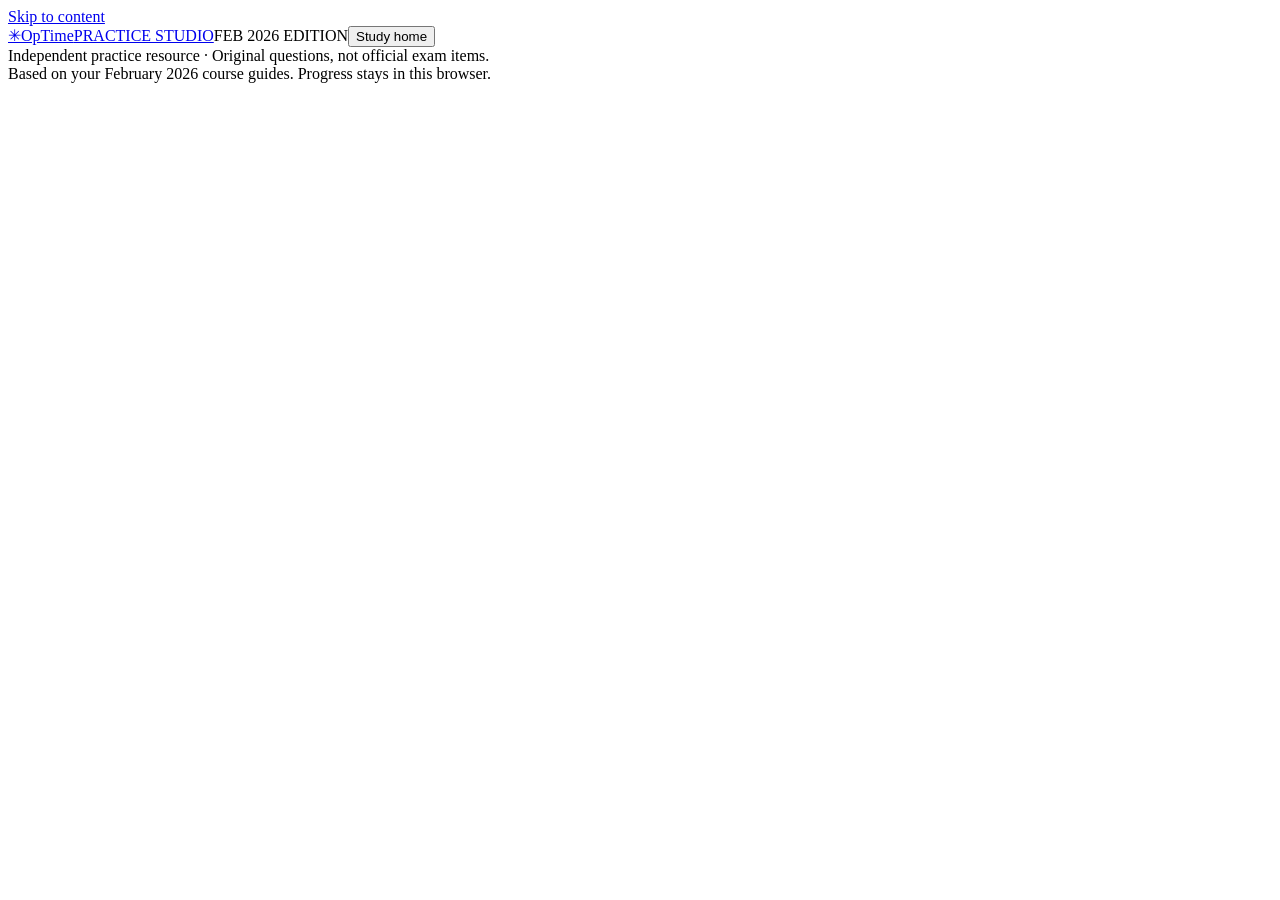
<file: index.template.html>
<!doctype html>
<html lang="en">
<head><meta charset="utf-8"><meta name="viewport" content="width=device-width, initial-scale=1"><meta name="theme-color" content="#153e3b"><meta name="description" content="A focused OpTime practice companion with timed sessions, original questions, and source-based explanations."><title>OpTime Practice • Study studio</title><style>/*STYLE*/</style></head>
<body><a class="skip" href="#main">Skip to content</a><header class="site-header"><a class="brand" href="#" id="brand"><span class="brand-icon" aria-hidden="true">✳</span><span>OpTime<span class="brand-sub">PRACTICE STUDIO</span></span></a><span class="edition">FEB 2026 EDITION</span><button class="ghost" id="home-btn">Study home</button></header><main id="main" tabindex="-1"></main><footer>Independent practice resource · Original questions, not official exam items.<br>Based on your February 2026 course guides. Progress stays in this browser.</footer><dialog id="confirm"><h2>Finish this session?</h2><p id="confirm-text"></p><div class="actions"><button class="secondary" id="keep-working">Keep working</button><button id="finish-now">Submit answers</button></div></dialog><div id="toast" role="status" aria-live="polite"></div><script>/*BANK*/</script><script>/*CORE*/</script><script>/*APP*/</script></body></html>
</file>
